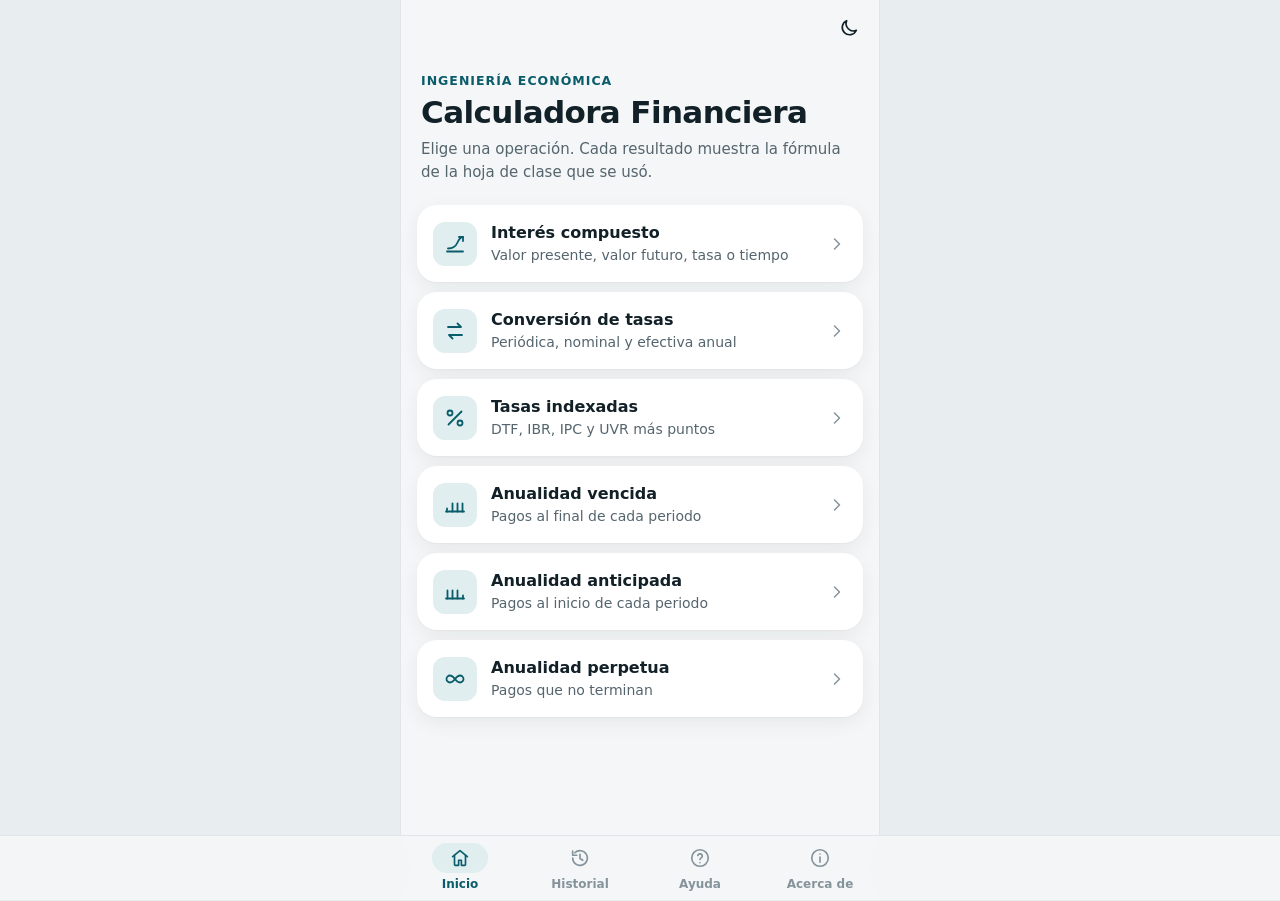
<file: index.html>
<!doctype html>
<html lang="es-CO">
<head>
  <meta charset="utf-8">
  <meta name="viewport" content="width=device-width, initial-scale=1, viewport-fit=cover">
  <meta name="description" content="Calculadora financiera del proyecto de aula de Ingeniería Económica.">
  <meta name="theme-color" content="#f4f6f7">
  <meta name="apple-mobile-web-app-capable" content="yes">
  <meta name="mobile-web-app-capable" content="yes">
  <meta name="apple-mobile-web-app-title" content="Calculadora">
  <title>Calculadora Financiera</title>
  <link rel="icon" href="iconos/icono.svg" type="image/svg+xml">
  <link rel="apple-touch-icon" href="iconos/apple-touch-icon.png">
  <link rel="stylesheet" href="estilos.css">
  <script>
    // Aplica el tema y la preferencia de animaciones antes de pintar, para que no parpadee.
    (() => {
      const raiz = document.documentElement;
      let tema = null;
      let movimiento = "auto";
      try {
        tema = localStorage.getItem("tema");
        movimiento = localStorage.getItem("movimiento") || "auto";
      } catch (e) { /* sin almacenamiento: se usan las preferencias del sistema */ }
      if (tema === "light" || tema === "dark") raiz.dataset.theme = tema;
      // "auto" sigue al sistema; "siempre" y "reducidas" se eligen en "Acerca de".
      const sistemaReduce = matchMedia("(prefers-reduced-motion: reduce)").matches;
      raiz.dataset.movimiento = movimiento === "reducidas" || (movimiento === "auto" && sistemaReduce) ? "reducido" : "completo";
      // App instalable: solo cuando está publicada en internet. Abierta con doble clic (file://),
      // el navegador bloquea el manifiesto y lo muestra como error.
      if (location.protocol === "https:" || location.protocol === "http:") {
        const manifiesto = document.createElement("link");
        manifiesto.rel = "manifest";
        manifiesto.href = "manifest.webmanifest";
        document.head.append(manifiesto);
      }
    })();
  </script>
</head>
<body>
  <!-- Íconos de línea -->
  <svg class="sprite" aria-hidden="true" focusable="false">
    <symbol id="i-atras" viewBox="0 0 24 24"><path d="M15 18l-6-6 6-6"/></symbol>
    <symbol id="i-adelante" viewBox="0 0 24 24"><path d="M9 18l6-6-6-6"/></symbol>
    <symbol id="i-abajo" viewBox="0 0 24 24"><path d="M6 9l6 6 6-6"/></symbol>
    <symbol id="i-luna" viewBox="0 0 24 24"><path d="M20 14.5A8 8 0 0 1 9.5 4a8 8 0 1 0 10.5 10.5z"/></symbol>
    <symbol id="i-sol" viewBox="0 0 24 24"><circle cx="12" cy="12" r="4"/><path d="M12 2.5v2M12 19.5v2M4.6 4.6L6 6M18 18l1.4 1.4M2.5 12h2M19.5 12h2M4.6 19.4L6 18M18 6l1.4-1.4"/></symbol>
    <symbol id="i-inicio" viewBox="0 0 24 24"><path d="M4 10.5L12 4l8 6.5"/><path d="M6 9v10a1 1 0 0 0 1 1h3.5v-5.5h3V20H17a1 1 0 0 0 1-1V9"/></symbol>
    <symbol id="i-ayuda" viewBox="0 0 24 24"><circle cx="12" cy="12" r="9"/><path d="M9.6 9.3a2.5 2.5 0 0 1 4.9.7c0 1.7-2.5 2.2-2.5 3.7"/><path d="M12 17.2h.01"/></symbol>
    <symbol id="i-info" viewBox="0 0 24 24"><circle cx="12" cy="12" r="9"/><path d="M12 11v5.5"/><path d="M12 7.6h.01"/></symbol>
    <symbol id="i-copiar" viewBox="0 0 24 24"><rect x="9" y="9" width="11" height="11" rx="2.5"/><path d="M15 9V6.5A2.5 2.5 0 0 0 12.5 4h-6A2.5 2.5 0 0 0 4 6.5v6A2.5 2.5 0 0 0 6.5 15H9"/></symbol>
    <symbol id="i-listo" viewBox="0 0 24 24"><path d="M5 12.5l4.5 4.5L19 7.5"/></symbol>
    <symbol id="i-repetir" viewBox="0 0 24 24"><path d="M4 12a8 8 0 1 0 2.4-5.7"/><path d="M4 4.5V9h4.5"/></symbol>
    <symbol id="i-reproducir" viewBox="0 0 24 24"><path d="M8 5.5v13l10-6.5z"/></symbol>
    <symbol id="i-flecha" viewBox="0 0 24 24"><path d="M5 12h14M13 6l6 6-6 6"/></symbol>
    <symbol id="i-alerta" viewBox="0 0 24 24"><circle cx="12" cy="12" r="9"/><path d="M12 7.5V13"/><path d="M12 16.5h.01"/></symbol>
    <symbol id="i-flujo" viewBox="0 0 24 24"><path d="M3 12h18"/><path d="M6.5 12v6.5M4.5 16.5l2 2 2-2"/><path d="M17.5 12V5.5M15.5 7.5l2-2 2 2"/></symbol>
    <symbol id="i-barras" viewBox="0 0 24 24"><path d="M4 19.5h16"/><path d="M7.5 16v-3.5M12 16v-6M16.5 16V7"/></symbol>
    <symbol id="i-area" viewBox="0 0 24 24"><path d="M4 19.5h16"/><path d="M5 16c4.5 0 8-1.5 10.5-4.5S18.5 7 19.5 6.5V16z" fill="currentColor" fill-opacity=".2"/></symbol>
    <symbol id="i-compuesto" viewBox="0 0 24 24"><path d="M4 19.5h16"/><path d="M5 16.5c5 0 8-2.5 9.5-6S18 5 20 5"/><path d="M16 5h4v4"/></symbol>
    <symbol id="i-conversion" viewBox="0 0 24 24"><path d="M5 8h13l-3.5-3.5"/><path d="M19 16H6l3.5 3.5"/></symbol>
    <symbol id="i-indexadas" viewBox="0 0 24 24"><path d="M18.5 5.5l-13 13"/><circle cx="7" cy="7" r="2.5"/><circle cx="17" cy="17" r="2.5"/></symbol>
    <symbol id="i-vencida" viewBox="0 0 24 24"><path d="M3 18.5h18"/><path d="M4 15.5v3"/><path d="M9.5 18.5v-8M14.5 18.5v-8M19.5 18.5v-8"/></symbol>
    <symbol id="i-anticipada" viewBox="0 0 24 24"><path d="M3 18.5h18"/><path d="M20 15.5v3"/><path d="M4.5 18.5v-8M9.5 18.5v-8M14.5 18.5v-8"/></symbol>
    <symbol id="i-perpetua" viewBox="0 0 24 24"><path d="M12 12c-1.8-2.3-3.3-3.5-5-3.5a3.5 3.5 0 0 0 0 7c1.7 0 3.2-1.2 5-3.5zm0 0c1.8 2.3 3.3 3.5 5 3.5a3.5 3.5 0 0 0 0-7c-1.7 0-3.2 1.2-5 3.5z"/></symbol>
    <symbol id="i-historial" viewBox="0 0 24 24"><path d="M4 12a8 8 0 1 0 2.4-5.7"/><path d="M4 4.5V9h4.5"/><path d="M12 8v4.5l3 2"/></symbol>
    <symbol id="i-ajustes" viewBox="0 0 24 24"><path d="M4 7.5h9M18 7.5h2M4 16.5h3M11 16.5h9"/><circle cx="15.5" cy="7.5" r="2.5"/><circle cx="8.5" cy="16.5" r="2.5"/></symbol>
    <symbol id="i-compartir" viewBox="0 0 24 24"><path d="M12 3.5v11M8 7.5l4-4 4 4"/><path d="M8.5 10.5H7a2 2 0 0 0-2 2V19a2 2 0 0 0 2 2h10a2 2 0 0 0 2-2v-6.5a2 2 0 0 0-2-2h-1.5"/></symbol>
    <symbol id="i-agregar" viewBox="0 0 24 24"><rect x="4" y="4" width="16" height="16" rx="4"/><path d="M12 8.5v7M8.5 12h7"/></symbol>
    <symbol id="i-instalar" viewBox="0 0 24 24"><path d="M12 4v10.5M7.5 10l4.5 4.5 4.5-4.5"/><path d="M5 15.5V18a2 2 0 0 0 2 2h10a2 2 0 0 0 2-2v-2.5"/></symbol>
    <symbol id="i-cerrar" viewBox="0 0 24 24"><path d="M7 7l10 10M17 7L7 17"/></symbol>
  </svg>

  <div class="app">
    <header class="barra-superior" id="barra-superior">
      <button class="boton-icono" id="volver" type="button" aria-label="Volver al inicio">
        <svg class="icono" width="24" height="24"><use href="#i-atras"/></svg>
      </button>
      <p class="barra-superior__titulo" id="titulo-barra">Calculadora Financiera</p>
      <button class="boton-icono" id="cambiar-tema" type="button" aria-label="Cambiar a modo oscuro">
        <svg class="icono" width="22" height="22"><use id="icono-tema" href="#i-luna"/></svg>
      </button>
    </header>

    <main>
      <!-- ===================== Inicio ===================== -->
      <section class="pantalla" id="pantalla-inicio" aria-labelledby="titulo-inicio">
        <div class="portada" id="portada">
          <p class="antetitulo">Ingeniería Económica</p>
          <h1 class="portada__titulo" id="titulo-inicio" data-titulo-grande>Calculadora Financiera</h1>
          <p class="portada__texto">Elige una operación. Cada resultado muestra la fórmula de la hoja de clase que se usó.</p>
        </div>

        <div class="aviso" id="aviso-movimiento" role="note" hidden>
          <p>Tu equipo tiene desactivados los efectos de animación, así que la app solo muestra fundidos suaves.</p>
          <div class="aviso__acciones">
            <button class="boton boton--chico boton--primario" id="activar-animaciones" type="button">Ver animaciones</button>
            <button class="boton boton--chico" id="descartar-aviso" type="button">Así está bien</button>
          </div>
        </div>

        <div class="aviso" id="aviso-instalar" role="note" hidden>
          <p><strong>Instala la calculadora.</strong> Ábrela desde la pantalla de inicio, como cualquier app, y úsala también sin internet.</p>
          <div class="aviso__acciones">
            <button class="boton boton--chico boton--primario" id="instalar-desde-inicio" type="button">
              <svg class="icono" width="18" height="18" aria-hidden="true"><use href="#i-instalar"/></svg>
              Instalar
            </button>
            <button class="boton boton--chico" id="descartar-instalar" type="button">Ahora no</button>
          </div>
        </div>

        <!-- En iPhone y iPad no hay botón "Instalar": se explica cómo agregarla a la pantalla de inicio. -->
        <div class="aviso" id="aviso-iphone" role="note" hidden>
          <p><strong>Instala la calculadora en tu iPhone.</strong> Quedará en la pantalla de inicio, como cualquier app, y funcionará también sin internet.</p>
          <ol class="pasos-iphone">
            <li>Toca <span class="icono-en-linea"><svg class="icono" width="18" height="18" aria-hidden="true"><use href="#i-compartir"/></svg></span> <strong>Compartir</strong>, en la barra del navegador (en algunos iPhone está dentro del menú <strong>⋯</strong>).</li>
            <li>Elige <span class="icono-en-linea"><svg class="icono" width="18" height="18" aria-hidden="true"><use href="#i-agregar"/></svg></span> <strong>Agregar a inicio</strong>. Si no lo ves, desliza hacia arriba en ese menú.</li>
            <li>Toca <strong>Agregar</strong>.</li>
          </ol>
          <div class="aviso__acciones">
            <button class="boton boton--chico boton--primario" id="descartar-iphone" type="button">Entendido</button>
          </div>
        </div>

        <ul class="modulos" id="modulos">
          <li style="--i: 0">
            <a class="modulo" href="#interes-compuesto">
              <span class="modulo__icono vt-icono-compuesto"><svg class="icono" width="24" height="24"><use href="#i-compuesto"/></svg></span>
              <span class="modulo__texto">
                <span class="modulo__nombre vt-titulo-compuesto">Interés compuesto</span>
                <span class="modulo__desc">Valor presente, valor futuro, tasa o tiempo</span>
              </span>
              <svg class="icono modulo__flecha" width="20" height="20"><use href="#i-adelante"/></svg>
            </a>
          </li>
          <li style="--i: 1">
            <a class="modulo" href="#conversion-tasas">
              <span class="modulo__icono vt" style="view-transition-name: icono-conversion"><svg class="icono" width="24" height="24"><use href="#i-conversion"/></svg></span>
              <span class="modulo__texto">
                <span class="modulo__nombre vt" style="view-transition-name: titulo-conversion">Conversión de tasas</span>
                <span class="modulo__desc">Periódica, nominal y efectiva anual</span>
              </span>
              <svg class="icono modulo__flecha" width="20" height="20"><use href="#i-adelante"/></svg>
            </a>
          </li>
          <li style="--i: 2">
            <a class="modulo" href="#tasas-indexadas">
              <span class="modulo__icono vt" style="view-transition-name: icono-indexadas"><svg class="icono" width="24" height="24"><use href="#i-indexadas"/></svg></span>
              <span class="modulo__texto">
                <span class="modulo__nombre vt" style="view-transition-name: titulo-indexadas">Tasas indexadas</span>
                <span class="modulo__desc">DTF, IBR, IPC y UVR más puntos</span>
              </span>
              <svg class="icono modulo__flecha" width="20" height="20"><use href="#i-adelante"/></svg>
            </a>
          </li>
          <li style="--i: 3">
            <a class="modulo" href="#anualidad-vencida">
              <span class="modulo__icono vt" style="view-transition-name: icono-vencida"><svg class="icono" width="24" height="24"><use href="#i-vencida"/></svg></span>
              <span class="modulo__texto">
                <span class="modulo__nombre vt" style="view-transition-name: titulo-vencida">Anualidad vencida</span>
                <span class="modulo__desc">Pagos al final de cada periodo</span>
              </span>
              <svg class="icono modulo__flecha" width="20" height="20"><use href="#i-adelante"/></svg>
            </a>
          </li>
          <li style="--i: 4">
            <a class="modulo" href="#anualidad-anticipada">
              <span class="modulo__icono vt" style="view-transition-name: icono-anticipada"><svg class="icono" width="24" height="24"><use href="#i-anticipada"/></svg></span>
              <span class="modulo__texto">
                <span class="modulo__nombre vt" style="view-transition-name: titulo-anticipada">Anualidad anticipada</span>
                <span class="modulo__desc">Pagos al inicio de cada periodo</span>
              </span>
              <svg class="icono modulo__flecha" width="20" height="20"><use href="#i-adelante"/></svg>
            </a>
          </li>
          <li style="--i: 5">
            <a class="modulo" href="#anualidad-perpetua">
              <span class="modulo__icono vt" style="view-transition-name: icono-perpetua"><svg class="icono" width="24" height="24"><use href="#i-perpetua"/></svg></span>
              <span class="modulo__texto">
                <span class="modulo__nombre vt" style="view-transition-name: titulo-perpetua">Anualidad perpetua</span>
                <span class="modulo__desc">Pagos que no terminan</span>
              </span>
              <svg class="icono modulo__flecha" width="20" height="20"><use href="#i-adelante"/></svg>
            </a>
          </li>
        </ul>
      </section>

      <!-- ===================== Interés compuesto ===================== -->
      <section class="pantalla" id="pantalla-interes-compuesto" aria-labelledby="titulo-compuesto" hidden>
        <div class="encabezado">
          <span class="encabezado__icono vt-icono-compuesto" aria-hidden="true"><svg class="icono" width="26" height="26"><use href="#i-compuesto"/></svg></span>
          <h1 class="encabezado__titulo vt-titulo-compuesto" id="titulo-compuesto" data-titulo-grande>Interés compuesto</h1>
          <p class="encabezado__texto">Relaciona un valor de hoy con uno futuro, ganando interés sobre los intereses.</p>
        </div>

        <form id="form-compuesto" novalidate autocomplete="off">
          <fieldset class="bloque">
            <legend class="bloque__titulo">¿Qué quieres calcular?</legend>
            <div class="segmentado" data-segmentado style="--opciones: 4">
              <span class="segmentado__indicador" aria-hidden="true"></span>
              <label class="segmentado__opcion segmentado__opcion--doble">
                <input type="radio" name="incognita" value="F" checked>
                <span class="segmentado__simbolo">F</span>
                <span class="segmentado__texto">Futuro</span>
              </label>
              <label class="segmentado__opcion segmentado__opcion--doble">
                <input type="radio" name="incognita" value="P">
                <span class="segmentado__simbolo">P</span>
                <span class="segmentado__texto">Presente</span>
              </label>
              <label class="segmentado__opcion segmentado__opcion--doble">
                <input type="radio" name="incognita" value="i">
                <span class="segmentado__simbolo">i</span>
                <span class="segmentado__texto">Tasa</span>
              </label>
              <label class="segmentado__opcion segmentado__opcion--doble">
                <input type="radio" name="incognita" value="n">
                <span class="segmentado__simbolo">n</span>
                <span class="segmentado__texto">Tiempo</span>
              </label>
            </div>
            <button class="enlace" id="cargar-ejemplo" type="button">Cargar un ejemplo</button>
          </fieldset>

          <!-- Valor presente -->
          <div class="plegable" data-campo="P">
            <div class="plegable__interior">
              <div class="campo" id="campo-P">
                <label class="campo__etiqueta" for="entrada-P">Valor presente <span class="campo__simbolo">(P)</span></label>
                <div class="entrada">
                  <span class="entrada__adorno" aria-hidden="true">$</span>
                  <input id="entrada-P" type="text" inputmode="decimal" enterkeyhint="next" placeholder="10000000" aria-describedby="ayuda-P leido-P error-P">
                </div>
                <p class="campo__ayuda" id="ayuda-P">Dinero que tienes o inviertes hoy.</p>
                <p class="campo__leido" id="leido-P"></p>
                <p class="campo__error" id="error-P" aria-live="polite"></p>
              </div>
            </div>
          </div>

          <!-- Valor futuro -->
          <div class="plegable" data-campo="F">
            <div class="plegable__interior">
              <div class="campo" id="campo-F">
                <label class="campo__etiqueta" for="entrada-F">Valor futuro <span class="campo__simbolo">(F)</span></label>
                <div class="entrada">
                  <span class="entrada__adorno" aria-hidden="true">$</span>
                  <input id="entrada-F" type="text" inputmode="decimal" enterkeyhint="next" placeholder="15000000" aria-describedby="ayuda-F leido-F error-F">
                </div>
                <p class="campo__ayuda" id="ayuda-F">Dinero que tendrás o quieres tener al final del plazo.</p>
                <p class="campo__leido" id="leido-F"></p>
                <p class="campo__error" id="error-F" aria-live="polite"></p>
              </div>
            </div>
          </div>

          <!-- Tasa -->
          <div class="plegable" data-campo="tasa">
            <div class="plegable__interior">
              <div class="campo" id="campo-tasa">
                <label class="campo__etiqueta" for="entrada-tasa">Tasa de interés <span class="campo__simbolo">(i)</span></label>
                <div class="entrada">
                  <input id="entrada-tasa" type="text" inputmode="decimal" enterkeyhint="next" placeholder="1,5" aria-describedby="traduccion-tasa error-tasa">
                  <span class="entrada__adorno" aria-hidden="true">%</span>
                </div>

                <div class="opciones-tasa">
                  <div class="opciones-tasa__tipo">
                    <p class="control__etiqueta" id="etiqueta-tipo">Tipo</p>
                    <div class="segmentado segmentado--compacto" data-segmentado style="--opciones: 3" role="radiogroup" aria-labelledby="etiqueta-tipo">
                      <span class="segmentado__indicador" aria-hidden="true"></span>
                      <label class="segmentado__opcion"><input type="radio" name="tipo-tasa" value="periodica" checked>Periódica</label>
                      <label class="segmentado__opcion"><input type="radio" name="tipo-tasa" value="nominal">Nominal</label>
                      <label class="segmentado__opcion"><input type="radio" name="tipo-tasa" value="anual">Efectiva anual</label>
                    </div>
                  </div>
                  <div>
                    <label class="control__etiqueta" for="periodo-tasa" id="etiqueta-periodo">Periodo de la tasa</label>
                    <div class="selector">
                      <select id="periodo-tasa">
                        <option value="52">Semanal</option>
                        <option value="24">Quincenal</option>
                        <option value="12" selected>Mensual</option>
                        <option value="6">Bimestral</option>
                        <option value="4">Trimestral</option>
                        <option value="3">Cuatrimestral</option>
                        <option value="2">Semestral</option>
                        <option value="1">Anual</option>
                      </select>
                      <svg class="icono selector__flecha" width="18" height="18" aria-hidden="true"><use href="#i-abajo"/></svg>
                    </div>
                  </div>
                  <div>
                    <p class="control__etiqueta" id="etiqueta-modalidad">Modalidad</p>
                    <div class="segmentado segmentado--compacto" data-segmentado style="--opciones: 2" role="radiogroup" aria-labelledby="etiqueta-modalidad">
                      <span class="segmentado__indicador" aria-hidden="true"></span>
                      <label class="segmentado__opcion"><input type="radio" name="modalidad-tasa" value="vencida" checked>Vencida</label>
                      <label class="segmentado__opcion"><input type="radio" name="modalidad-tasa" value="anticipada">Anticipada</label>
                    </div>
                  </div>
                </div>

                <p class="campo__traduccion" id="traduccion-tasa">
                  <svg class="icono" width="18" height="18" aria-hidden="true"><use href="#i-flecha"/></svg>
                  <span id="traduccion-texto"></span>
                </p>
                <p class="campo__error" id="error-tasa" aria-live="polite"></p>
              </div>
            </div>
          </div>

          <!-- Tiempo -->
          <div class="campo" id="campo-tiempo">
            <label class="campo__etiqueta" for="entrada-tiempo" id="etiqueta-tiempo">Tiempo <span class="campo__simbolo">(n)</span></label>
            <div class="fila-tiempo" id="fila-tiempo">
              <div class="entrada" id="caja-tiempo">
                <input id="entrada-tiempo" type="text" inputmode="decimal" enterkeyhint="done" placeholder="24" aria-describedby="ayuda-tiempo error-tiempo">
              </div>
              <div class="selector">
                <select id="unidad-tiempo" aria-label="Unidad del tiempo">
                  <option value="12" selected>Meses</option>
                  <option value="6">Bimestres</option>
                  <option value="4">Trimestres</option>
                  <option value="3">Cuatrimestres</option>
                  <option value="2">Semestres</option>
                  <option value="1">Años</option>
                </select>
                <svg class="icono selector__flecha" width="18" height="18" aria-hidden="true"><use href="#i-abajo"/></svg>
              </div>
            </div>
            <p class="campo__ayuda" id="ayuda-tiempo">La tasa se convierte a esta unidad antes de calcular.</p>
            <p class="campo__error" id="error-tiempo" aria-live="polite"></p>
          </div>

          <p class="error-general" id="error-general" role="alert" hidden></p>

          <div class="acciones">
            <button class="boton boton--secundario" id="limpiar" type="button">Limpiar</button>
            <button class="boton boton--primario" type="submit">Calcular</button>
          </div>
        </form>

        <!-- Resultado -->
        <section class="resultado" id="resultado" aria-labelledby="resultado-etiqueta" hidden>
          <p class="resultado__aviso" id="resultado-aviso" hidden>
            <svg class="icono" width="18" height="18" aria-hidden="true"><use href="#i-info"/></svg>
            Cambiaste los datos. Toca Calcular para actualizar el resultado.
          </p>

          <!-- Arriba solo el número: así el diagrama cabe completo debajo, en la misma pantalla -->
          <div class="tarjeta tarjeta--resultado">
            <p class="resultado__etiqueta" id="resultado-etiqueta"></p>
            <p class="resultado__valor" id="resultado-valor"></p>
            <p class="resultado__momento" id="resultado-momento"></p>
          </div>

          <div class="tarjeta grafico" id="tarjeta-grafico">
            <div class="grafico__encabezado">
              <div class="grafico__fila">
                <p class="grafico__titulo" id="titulo-grafico">Flujo de caja</p>
                <!-- Las vistas dependen del módulo: app.js arma las opciones -->
                <div class="segmentado segmentado--mini" id="selector-vista" data-segmentado role="radiogroup" aria-label="Tipo de gráfico"></div>
              </div>
              <p class="grafico__lectura" id="grafico-lectura"></p>
            </div>
            <canvas class="grafico__lienzo" id="grafico-compuesto" role="img" tabindex="0"></canvas>
            <div class="visual" id="visual-html" hidden></div>
            <div class="grafico__leyenda" id="grafico-leyenda"></div>
            <p class="grafico__pista" id="grafico-pista"></p>

            <div class="grafico__acciones" id="grafico-acciones">
              <button class="boton-icono" id="repetir-grafico" type="button" aria-label="Repetir la animación" title="Repetir la animación">
                <svg class="icono" width="20" height="20" aria-hidden="true"><use href="#i-repetir"/></svg>
              </button>
              <div class="grafico__botones">
                <button class="boton boton--suave" id="abrir-ysi" type="button" aria-controls="ysi">
                  <svg class="icono" width="18" height="18" aria-hidden="true"><use href="#i-ajustes"/></svg>
                  ¿Y si…?
                </button>
                <button class="boton boton--suave" id="abrir-explicame" type="button" aria-controls="explicame">
                  <svg class="icono" width="18" height="18" aria-hidden="true"><use href="#i-reproducir"/></svg>
                  Explícame
                </button>
              </div>
            </div>

            <!-- ¿Y si…?: mover la tasa o el tiempo y ver el resultado cambiar en vivo -->
            <div class="ysi" id="ysi" hidden>
              <div class="ysi__cabeza">
                <p class="ysi__titulo">¿Y si…?</p>
                <div class="segmentado segmentado--mini" id="ysi-opciones" data-segmentado style="--opciones: 2" role="radiogroup" aria-label="Qué cambiar">
                  <span class="segmentado__indicador" aria-hidden="true"></span>
                  <label class="segmentado__opcion"><input type="radio" name="ysi-variable" value="tasa" checked>Tasa</label>
                  <label class="segmentado__opcion"><input type="radio" name="ysi-variable" value="tiempo">Tiempo</label>
                </div>
              </div>
              <div class="ysi__fila">
                <label class="ysi__nombre" for="ysi-deslizador" id="ysi-nombre">Tasa</label>
                <output class="ysi__valor" id="ysi-valor" for="ysi-deslizador"></output>
              </div>
              <div class="deslizador">
                <input type="range" id="ysi-deslizador" min="0" max="100" step="1" value="0" aria-describedby="ysi-efecto">
                <span class="deslizador__marca" aria-hidden="true"></span>
              </div>
              <div class="ysi__limites" aria-hidden="true">
                <span id="ysi-minimo"></span>
                <span class="ysi__original">tu cálculo</span>
                <span id="ysi-maximo"></span>
              </div>
              <div class="ysi__comparacion" id="ysi-comparacion" aria-hidden="true"></div>
              <p class="ysi__efecto" id="ysi-efecto"></p>
              <p class="ysi__doble" id="ysi-doble"></p>
              <div class="ysi__acciones">
                <button class="boton boton--chico" id="ysi-volver" type="button">Volver a mi cálculo</button>
                <button class="boton boton--chico boton--primario" id="ysi-listo" type="button">Listo</button>
              </div>
            </div>

            <div class="explicame" id="explicame" hidden>
              <div class="explicame__cabeza">
                <p class="explicame__contador" id="explicame-contador"></p>
                <button class="boton-voz" id="explicame-voz" type="button" aria-pressed="false" hidden>
                  <svg class="icono boton-voz__icono" width="18" height="18" viewBox="0 0 24 24" aria-hidden="true">
                    <path d="M4 9.5h3.2L12 5.6v12.8l-4.8-3.9H4z"/>
                    <path class="boton-voz__onda" d="M15.5 9.2a4 4 0 0 1 0 5.6"/>
                    <path class="boton-voz__onda boton-voz__onda--lejos" d="M18.2 6.6a7.6 7.6 0 0 1 0 10.8"/>
                  </svg>
                  <span id="explicame-voz-texto">Escuchar</span>
                </button>
              </div>
              <div class="explicame__cuerpo" id="explicame-cuerpo" aria-live="polite">
                <p class="explicame__texto" id="explicame-texto"></p>
                <p class="explicame__formula formula" id="explicame-formula" hidden></p>
              </div>
              <div class="explicame__puntos" id="explicame-puntos" aria-hidden="true"></div>
              <div class="explicame__controles">
                <button class="boton boton--chico" id="explicame-anterior" type="button">Anterior</button>
                <button class="boton boton--chico boton--primario" id="explicame-siguiente" type="button">Siguiente</button>
              </div>
              <button class="boton-texto explicame__cerrar" id="explicame-cerrar" type="button">Cerrar la explicación</button>
            </div>
          </div>

          <div class="tarjeta resumen">
            <dl class="resultado__datos" id="resultado-extras"></dl>
            <p class="resultado__interpretacion" id="resultado-interpretacion"></p>
            <div class="resultado__acciones">
              <button class="boton boton--chico" id="nuevo-calculo" type="button">Nuevo cálculo</button>
              <button class="boton boton--chico" id="copiar-resultado" type="button">
                <svg class="icono" width="18" height="18" aria-hidden="true"><use id="icono-copiar" href="#i-copiar"/></svg>
                <span id="texto-copiar">Copiar resultado</span>
              </button>
              <button class="boton boton--chico" id="usar-tasa" type="button" aria-expanded="false" aria-controls="usar-tasa-opciones" hidden>
                <svg class="icono" width="18" height="18" aria-hidden="true"><use href="#i-flecha"/></svg>
                Usar esta tasa
              </button>
            </div>
            <div class="usar-tasa" id="usar-tasa-opciones" hidden>
              <p class="usar-tasa__titulo">¿En qué módulo? La tasa queda escrita con su tipo, periodo y modalidad.</p>
              <div class="usar-tasa__lista" id="usar-tasa-lista"></div>
            </div>
          </div>

          <div class="tarjeta detalle">
            <button class="detalle__boton" id="detalle-boton" type="button" aria-expanded="false" aria-controls="detalle-contenido">
              ¿Cómo se calculó?
              <svg class="icono" width="20" height="20" aria-hidden="true"><use href="#i-abajo"/></svg>
            </button>
            <div class="plegable plegable--cerrado" id="detalle-plegable">
              <div class="plegable__interior" id="detalle-contenido" inert>
                <ol class="pasos" id="detalle-pasos"></ol>
              </div>
            </div>
          </div>
        </section>
      </section>

      <!-- ===================== Conversión de tasas ===================== -->
      <section class="pantalla" id="pantalla-conversion-tasas" aria-labelledby="titulo-conversion" hidden>
        <div class="encabezado">
          <span class="encabezado__icono vt" style="view-transition-name: icono-conversion" aria-hidden="true"><svg class="icono" width="26" height="26"><use href="#i-conversion"/></svg></span>
          <h1 class="encabezado__titulo vt" style="view-transition-name: titulo-conversion" id="titulo-conversion" data-titulo-grande>Conversión de tasas</h1>
          <p class="encabezado__texto">Encuentra la tasa equivalente en otra forma: periódica, nominal o efectiva anual, de otro periodo, vencida o anticipada.</p>
        </div>

        <form id="form-conversion" novalidate autocomplete="off">
          <div class="campo" data-campo="tasa">
            <label class="campo__etiqueta" for="conversion-tasa">Tasa que tienes <span class="campo__simbolo">(i)</span></label>
            <div class="entrada">
              <input id="conversion-tasa" name="tasa" type="text" inputmode="decimal" enterkeyhint="done" placeholder="24">
              <span class="entrada__adorno" aria-hidden="true">%</span>
            </div>
            <div data-tasa="tasa"></div>
            <p class="campo__error" aria-live="polite"></p>
          </div>

          <fieldset class="bloque">
            <legend class="bloque__titulo">Convertir a</legend>
            <div data-tasa="destino"></div>
            <button class="enlace" type="button" data-accion="ejemplo">Cargar un ejemplo</button>
          </fieldset>

          <p class="error-general" role="alert" hidden></p>
          <div class="acciones">
            <button class="boton boton--secundario" type="button" data-accion="limpiar">Limpiar</button>
            <button class="boton boton--primario" type="submit">Calcular</button>
          </div>
        </form>
      </section>

      <!-- ===================== Tasas indexadas ===================== -->
      <section class="pantalla" id="pantalla-tasas-indexadas" aria-labelledby="titulo-indexadas" hidden>
        <div class="encabezado">
          <span class="encabezado__icono vt" style="view-transition-name: icono-indexadas" aria-hidden="true"><svg class="icono" width="26" height="26"><use href="#i-indexadas"/></svg></span>
          <h1 class="encabezado__titulo vt" style="view-transition-name: titulo-indexadas" id="titulo-indexadas" data-titulo-grande>Tasas indexadas</h1>
          <p class="encabezado__texto">Arma la tasa de un índice más sus puntos: la DTF y el IBR se suman (4.2); el IPC y la UVR se combinan (4.1).</p>
        </div>

        <form id="form-indexadas" novalidate autocomplete="off">
          <fieldset class="bloque">
            <legend class="bloque__titulo">¿Qué índice?</legend>
            <div class="segmentado" data-segmentado style="--opciones: 4" role="radiogroup" aria-label="Índice">
              <span class="segmentado__indicador" aria-hidden="true"></span>
              <label class="segmentado__opcion"><input type="radio" name="indice" value="DTF" checked>DTF</label>
              <label class="segmentado__opcion"><input type="radio" name="indice" value="IBR">IBR</label>
              <label class="segmentado__opcion"><input type="radio" name="indice" value="IPC">IPC</label>
              <label class="segmentado__opcion"><input type="radio" name="indice" value="UVR">UVR</label>
            </div>
            <p class="campo__ayuda nota-indice" data-nota-indice></p>
            <button class="enlace" type="button" data-accion="ejemplo">Cargar un ejemplo</button>
          </fieldset>

          <div class="plegable" data-para="DTF IBR IPC UVR">
            <div class="plegable__interior">
              <div class="campo" data-campo="valor-indice">
                <label class="campo__etiqueta" for="indexadas-indice" data-etiqueta-indice>DTF</label>
                <div class="entrada">
                  <input id="indexadas-indice" name="valor-indice" type="text" inputmode="decimal" enterkeyhint="next" placeholder="9,25">
                  <span class="entrada__adorno" aria-hidden="true">%</span>
                </div>
                <div data-tasa="indice"></div>
                <p class="campo__error" aria-live="polite"></p>
              </div>
            </div>
          </div>

          <div class="plegable" data-para="DTF IBR IPC UVR">
            <div class="plegable__interior">
              <div class="campo" data-campo="puntos">
                <label class="campo__etiqueta" for="indexadas-puntos">Puntos (spread)</label>
                <div class="entrada">
                  <input id="indexadas-puntos" name="puntos" type="text" inputmode="decimal" enterkeyhint="done" placeholder="3">
                  <span class="entrada__adorno" aria-hidden="true">%</span>
                </div>
                <p class="campo__ayuda" data-ayuda-puntos></p>
                <div data-tasa="puntos"></div>
                <p class="campo__error" aria-live="polite"></p>
              </div>
              <div class="campo">
                <label class="campo__etiqueta" for="indexadas-convertir">Convertir también a</label>
                <div class="selector">
                  <select id="indexadas-convertir" name="convertir">
                    <option value="52">Periódica semanal</option>
                    <option value="24">Periódica quincenal</option>
                    <option value="12" selected>Periódica mensual</option>
                    <option value="6">Periódica bimestral</option>
                    <option value="4">Periódica trimestral</option>
                    <option value="3">Periódica cuatrimestral</option>
                    <option value="2">Periódica semestral</option>
                    <option value="1">Solo efectiva anual</option>
                  </select>
                  <svg class="icono selector__flecha" width="18" height="18" aria-hidden="true"><use href="#i-abajo"/></svg>
                </div>
              </div>
            </div>
          </div>

          <p class="error-general" role="alert" hidden></p>
          <div class="acciones">
            <button class="boton boton--secundario" type="button" data-accion="limpiar">Limpiar</button>
            <button class="boton boton--primario" type="submit">Calcular</button>
          </div>
        </form>
      </section>

      <!-- ===================== Anualidad vencida y anticipada (una pantalla, dos rutas) ===================== -->
      <section class="pantalla" id="pantalla-anualidad" aria-labelledby="titulo-anualidad" hidden>
        <div class="encabezado">
          <span class="encabezado__icono vt" id="icono-anualidad" aria-hidden="true"><svg class="icono" width="26" height="26"><use id="icono-anualidad-uso" href="#i-vencida"/></svg></span>
          <h1 class="encabezado__titulo vt" id="titulo-anualidad" data-titulo-grande>Anualidad vencida</h1>
          <p class="encabezado__texto" id="texto-anualidad">Pagos iguales al final de cada periodo.</p>
        </div>

        <form id="form-anualidad" novalidate autocomplete="off">
          <fieldset class="bloque">
            <legend class="bloque__titulo">¿Qué quieres calcular?</legend>
            <div class="segmentado" data-segmentado style="--opciones: 5">
              <span class="segmentado__indicador" aria-hidden="true"></span>
              <label class="segmentado__opcion segmentado__opcion--doble"><input type="radio" name="incognita" value="P" checked><span class="segmentado__simbolo">P</span><span class="segmentado__texto">Presente</span></label>
              <label class="segmentado__opcion segmentado__opcion--doble"><input type="radio" name="incognita" value="F"><span class="segmentado__simbolo">F</span><span class="segmentado__texto">Futuro</span></label>
              <label class="segmentado__opcion segmentado__opcion--doble"><input type="radio" name="incognita" value="A"><span class="segmentado__simbolo">A</span><span class="segmentado__texto">Cuota</span></label>
              <label class="segmentado__opcion segmentado__opcion--doble"><input type="radio" name="incognita" value="n"><span class="segmentado__simbolo">n</span><span class="segmentado__texto">Pagos</span></label>
              <label class="segmentado__opcion segmentado__opcion--doble"><input type="radio" name="incognita" value="i"><span class="segmentado__simbolo">i</span><span class="segmentado__texto">Tasa</span></label>
            </div>
            <button class="enlace" type="button" data-accion="ejemplo">Cargar un ejemplo</button>
          </fieldset>

          <div class="plegable" data-para="A n i">
            <div class="plegable__interior">
              <div class="campo">
                <p class="control__etiqueta" id="anualidad-etiqueta-desde">¿Qué valor conoces?</p>
                <div class="segmentado segmentado--compacto" data-segmentado style="--opciones: 2" role="radiogroup" aria-labelledby="anualidad-etiqueta-desde">
                  <span class="segmentado__indicador" aria-hidden="true"></span>
                  <label class="segmentado__opcion"><input type="radio" name="desde" value="P" checked>Valor presente (P)</label>
                  <label class="segmentado__opcion"><input type="radio" name="desde" value="F">Valor futuro (F)</label>
                </div>
              </div>
            </div>
          </div>

          <div class="plegable" data-para="A-P n-P i-P">
            <div class="plegable__interior">
              <div class="campo" data-campo="P">
                <label class="campo__etiqueta" for="anualidad-P">Valor presente <span class="campo__simbolo">(P)</span></label>
                <div class="entrada">
                  <span class="entrada__adorno" aria-hidden="true">$</span>
                  <input id="anualidad-P" name="P" type="text" inputmode="decimal" enterkeyhint="next" placeholder="20000000">
                </div>
                <p class="campo__ayuda">Lo que valen hoy todos los pagos: un préstamo, por ejemplo.</p>
                <p class="campo__leido"></p>
                <p class="campo__error" aria-live="polite"></p>
              </div>
            </div>
          </div>

          <div class="plegable" data-para="A-F n-F i-F">
            <div class="plegable__interior">
              <div class="campo" data-campo="F">
                <label class="campo__etiqueta" for="anualidad-F">Valor futuro <span class="campo__simbolo">(F)</span></label>
                <div class="entrada">
                  <span class="entrada__adorno" aria-hidden="true">$</span>
                  <input id="anualidad-F" name="F" type="text" inputmode="decimal" enterkeyhint="next" placeholder="13171577,56">
                </div>
                <p class="campo__ayuda">Lo que se reúne al final con todos los pagos: un ahorro, por ejemplo.</p>
                <p class="campo__leido"></p>
                <p class="campo__error" aria-live="polite"></p>
              </div>
            </div>
          </div>

          <div class="plegable" data-para="P F n i">
            <div class="plegable__interior">
              <div class="campo" data-campo="A">
                <label class="campo__etiqueta" for="anualidad-A">Cuota de cada periodo <span class="campo__simbolo">(A)</span></label>
                <div class="entrada">
                  <span class="entrada__adorno" aria-hidden="true">$</span>
                  <input id="anualidad-A" name="A" type="text" inputmode="decimal" enterkeyhint="next" placeholder="687444,55">
                </div>
                <p class="campo__leido"></p>
                <p class="campo__error" aria-live="polite"></p>
              </div>
            </div>
          </div>

          <div class="plegable" data-para="P F A n">
            <div class="plegable__interior">
              <div class="campo" data-campo="tasa">
                <label class="campo__etiqueta" for="anualidad-tasa">Tasa de interés <span class="campo__simbolo">(i)</span></label>
                <div class="entrada">
                  <input id="anualidad-tasa" name="tasa" type="text" inputmode="decimal" enterkeyhint="next" placeholder="1,2">
                  <span class="entrada__adorno" aria-hidden="true">%</span>
                </div>
                <div data-tasa="tasa"></div>
                <p class="campo__traduccion" data-traduccion="tasa"><svg class="icono" width="18" height="18" aria-hidden="true"><use href="#i-flecha"/></svg><span></span></p>
                <p class="campo__error" aria-live="polite"></p>
              </div>
            </div>
          </div>

          <div class="plegable" data-para="P F A i">
            <div class="plegable__interior">
              <div class="campo" data-campo="n">
                <label class="campo__etiqueta" for="anualidad-n">Número de pagos <span class="campo__simbolo">(n)</span></label>
                <div class="entrada">
                  <input id="anualidad-n" name="n" type="text" inputmode="decimal" enterkeyhint="done" placeholder="36">
                </div>
                <p class="campo__error" aria-live="polite"></p>
              </div>
            </div>
          </div>

          <div class="campo">
            <label class="campo__etiqueta" for="anualidad-periodo">¿Cada cuánto es un pago?</label>
            <div class="selector">
              <select id="anualidad-periodo" name="periodo-pagos">
                <option value="12" selected>Cada mes</option>
                <option value="6">Cada bimestre</option>
                <option value="4">Cada trimestre</option>
                <option value="3">Cada cuatrimestre</option>
                <option value="2">Cada semestre</option>
                <option value="1">Cada año</option>
              </select>
              <svg class="icono selector__flecha" width="18" height="18" aria-hidden="true"><use href="#i-abajo"/></svg>
            </div>
            <p class="campo__ayuda">La tasa se convierte a este periodo antes de calcular.</p>
          </div>

          <p class="error-general" role="alert" hidden></p>
          <div class="acciones">
            <button class="boton boton--secundario" type="button" data-accion="limpiar">Limpiar</button>
            <button class="boton boton--primario" type="submit">Calcular</button>
          </div>
        </form>
      </section>

      <!-- ===================== Anualidad perpetua ===================== -->
      <section class="pantalla" id="pantalla-anualidad-perpetua" aria-labelledby="titulo-perpetua" hidden>
        <div class="encabezado">
          <span class="encabezado__icono vt" style="view-transition-name: icono-perpetua" aria-hidden="true"><svg class="icono" width="26" height="26"><use href="#i-perpetua"/></svg></span>
          <h1 class="encabezado__titulo vt" style="view-transition-name: titulo-perpetua" id="titulo-perpetua" data-titulo-grande>Anualidad perpetua</h1>
          <p class="encabezado__texto">Pagos iguales que no terminan, el primero al final del periodo 1. Solo tiene valor presente.</p>
        </div>

        <form id="form-perpetua" novalidate autocomplete="off">
          <fieldset class="bloque">
            <legend class="bloque__titulo">¿Qué quieres calcular?</legend>
            <div class="segmentado" data-segmentado style="--opciones: 2">
              <span class="segmentado__indicador" aria-hidden="true"></span>
              <label class="segmentado__opcion segmentado__opcion--doble"><input type="radio" name="incognita" value="P" checked><span class="segmentado__simbolo">P</span><span class="segmentado__texto">Capital requerido</span></label>
              <label class="segmentado__opcion segmentado__opcion--doble"><input type="radio" name="incognita" value="A"><span class="segmentado__simbolo">A</span><span class="segmentado__texto">Pago sostenible</span></label>
            </div>
            <button class="enlace" type="button" data-accion="ejemplo">Cargar un ejemplo</button>
          </fieldset>

          <div class="plegable" data-para="P">
            <div class="plegable__interior">
              <div class="campo" data-campo="A">
                <label class="campo__etiqueta" for="perpetua-A">Pago de cada periodo <span class="campo__simbolo">(A)</span></label>
                <div class="entrada">
                  <span class="entrada__adorno" aria-hidden="true">$</span>
                  <input id="perpetua-A" name="A" type="text" inputmode="decimal" enterkeyhint="next" placeholder="5000000">
                </div>
                <p class="campo__leido"></p>
                <p class="campo__error" aria-live="polite"></p>
              </div>
            </div>
          </div>

          <div class="plegable" data-para="A">
            <div class="plegable__interior">
              <div class="campo" data-campo="P">
                <label class="campo__etiqueta" for="perpetua-P">Capital disponible <span class="campo__simbolo">(P)</span></label>
                <div class="entrada">
                  <span class="entrada__adorno" aria-hidden="true">$</span>
                  <input id="perpetua-P" name="P" type="text" inputmode="decimal" enterkeyhint="next" placeholder="300000000">
                </div>
                <p class="campo__leido"></p>
                <p class="campo__error" aria-live="polite"></p>
              </div>
            </div>
          </div>

          <div class="campo" data-campo="tasa">
            <label class="campo__etiqueta" for="perpetua-tasa">Tasa de interés <span class="campo__simbolo">(i)</span></label>
            <div class="entrada">
              <input id="perpetua-tasa" name="tasa" type="text" inputmode="decimal" enterkeyhint="next" placeholder="10">
              <span class="entrada__adorno" aria-hidden="true">%</span>
            </div>
            <div data-tasa="tasa"></div>
            <p class="campo__traduccion" data-traduccion="tasa"><svg class="icono" width="18" height="18" aria-hidden="true"><use href="#i-flecha"/></svg><span></span></p>
            <p class="campo__error" aria-live="polite"></p>
          </div>

          <div class="campo">
            <label class="campo__etiqueta" for="perpetua-periodo">¿Cada cuánto es un pago?</label>
            <div class="selector">
              <select id="perpetua-periodo" name="periodo-pagos">
                <option value="12" selected>Cada mes</option>
                <option value="6">Cada bimestre</option>
                <option value="4">Cada trimestre</option>
                <option value="3">Cada cuatrimestre</option>
                <option value="2">Cada semestre</option>
                <option value="1">Cada año</option>
              </select>
              <svg class="icono selector__flecha" width="18" height="18" aria-hidden="true"><use href="#i-abajo"/></svg>
            </div>
            <p class="campo__ayuda">La fórmula usa la tasa del periodo de pago (la periódica, o la efectiva anual si los pagos son anuales): se convierte antes de calcular.</p>
          </div>

          <p class="error-general" role="alert" hidden></p>
          <div class="acciones">
            <button class="boton boton--secundario" type="button" data-accion="limpiar">Limpiar</button>
            <button class="boton boton--primario" type="submit">Calcular</button>
          </div>
        </form>
      </section>

      <!-- Controles de una tasa (tipo, periodo y modalidad): formularios.js los copia donde haya data-tasa -->
      <template id="plantilla-tasa">
        <div class="opciones-tasa">
          <div class="opciones-tasa__tipo">
            <p class="control__etiqueta" data-id="etiqueta-tipo">Tipo</p>
            <div class="segmentado segmentado--compacto" data-segmentado style="--opciones: 3" role="radiogroup" data-etiquetado="etiqueta-tipo">
              <span class="segmentado__indicador" aria-hidden="true"></span>
              <label class="segmentado__opcion"><input type="radio" data-nombre="tipo" value="periodica" checked>Periódica</label>
              <label class="segmentado__opcion"><input type="radio" data-nombre="tipo" value="nominal">Nominal</label>
              <label class="segmentado__opcion"><input type="radio" data-nombre="tipo" value="anual">Efectiva anual</label>
            </div>
          </div>
          <div>
            <label class="control__etiqueta" data-para-selector>Periodo de la tasa</label>
            <div class="selector">
              <select data-nombre="periodo">
                <option value="52">Semanal</option>
                <option value="24">Quincenal</option>
                <option value="12" selected>Mensual</option>
                <option value="6">Bimestral</option>
                <option value="4">Trimestral</option>
                <option value="3">Cuatrimestral</option>
                <option value="2">Semestral</option>
                <option value="1">Anual</option>
              </select>
              <svg class="icono selector__flecha" width="18" height="18" aria-hidden="true"><use href="#i-abajo"/></svg>
            </div>
          </div>
          <div>
            <p class="control__etiqueta" data-id="etiqueta-modalidad">Modalidad</p>
            <div class="segmentado segmentado--compacto" data-segmentado style="--opciones: 2" role="radiogroup" data-etiquetado="etiqueta-modalidad">
              <span class="segmentado__indicador" aria-hidden="true"></span>
              <label class="segmentado__opcion"><input type="radio" data-nombre="modalidad" value="vencida" checked>Vencida</label>
              <label class="segmentado__opcion"><input type="radio" data-nombre="modalidad" value="anticipada">Anticipada</label>
            </div>
          </div>
        </div>
      </template>

      <!-- ===================== Historial ===================== -->
      <section class="pantalla" id="pantalla-historial" aria-labelledby="titulo-historial" hidden>
        <div class="encabezado">
          <h1 class="encabezado__titulo" id="titulo-historial" data-titulo-grande>Historial</h1>
          <p class="encabezado__texto">Tus últimos cálculos en este dispositivo. Toca uno para volver a verlo.</p>
        </div>

        <ul class="historial" id="historial-lista"></ul>

        <div class="vacio" id="historial-vacio" hidden>
          <span class="vacio__icono" aria-hidden="true"><svg class="icono" width="26" height="26"><use href="#i-historial"/></svg></span>
          <p class="vacio__titulo">Aún no hay cálculos</p>
          <p class="vacio__texto">Cada resultado que calcules quedará aquí para volver a verlo con un toque.</p>
          <a class="boton boton--chico boton--primario" href="#interes-compuesto">Ir a interés compuesto</a>
        </div>

        <button class="boton-texto historial__borrar" id="historial-borrar" type="button" hidden>Borrar el historial</button>
      </section>

      <!-- ===================== Ayuda ===================== -->
      <section class="pantalla" id="pantalla-ayuda" aria-labelledby="titulo-ayuda" hidden>
        <div class="encabezado">
          <h1 class="encabezado__titulo" id="titulo-ayuda" data-titulo-grande>Ayuda</h1>
          <p class="encabezado__texto">Cómo usar la calculadora y qué significa cada término.</p>
        </div>

        <article class="tarjeta texto">
          <h2>Cómo usar la calculadora</h2>
          <ol class="manual">
            <li><strong>Elige el módulo</strong> en Inicio: interés compuesto, conversión de tasas, tasas indexadas o una anualidad (vencida, anticipada o perpetua).</li>
            <li><strong>Elige qué calcular</strong> arriba del formulario. Solo aparecen los datos que hacen falta para esa incógnita.</li>
            <li><strong>Escribe los datos</strong> con su unidad: la tasa con su tipo (periódica, nominal o efectiva anual), su periodo y si es vencida o anticipada; el tiempo o los pagos con su periodicidad. La app convierte la tasa al periodo que toca y te muestra la conversión.</li>
            <li><strong>Toca Calcular.</strong> Verás el resultado con su unidad y su momento en el tiempo, el gráfico y los datos extra con su interpretación.</li>
            <li><strong>Revisa cómo se calculó:</strong> en "¿Cómo se calculó?" están los datos, las conversiones y la fórmula de la hoja con su número y con los números reemplazados. "Explícame" lo recorre paso a paso.</li>
            <li><strong>Sigue trabajando:</strong> "¿Y si…?" mueve un dato y muestra el efecto; "Usar esta tasa" lleva una tasa calculada a otro módulo; "Copiar resultado" la copia con su fórmula; el historial guarda tus cálculos.</li>
          </ol>
          <p>Si un dato no tiene sentido financiero (una tasa anticipada de 100 % o más, una cuota que no alcanza a cubrir los intereses, un número de pagos que no es entero…), la app no calcula y te dice por qué.</p>
          <a class="boton boton--chico" href="#validacion">Ver los ejercicios de validación</a>
        </article>

        <article class="tarjeta texto">
          <h2>Interés compuesto</h2>
          <p><strong>Cuándo usarlo:</strong> cuando un valor de hoy y uno futuro se relacionan con una tasa que capitaliza, como una inversión, un CDT o una deuda sin cuotas.</p>
          <p><strong>Qué datos necesitas:</strong> tres de estos cuatro: valor presente (P), valor futuro (F), tasa (i) y tiempo (n). La app calcula el que falta.</p>
        </article>

        <article class="tarjeta texto">
          <h2>Conversión de tasas</h2>
          <p><strong>Cuándo usarla:</strong> para comparar tasas que vienen en formas distintas, o para tener la tasa en la forma que pide un ejercicio.</p>
          <p><strong>Qué datos necesitas:</strong> la tasa que tienes (valor, tipo, periodo y modalidad) y la forma a la que quieres llevarla. La app pasa por la efectiva anual y muestra cada paso con su fórmula (1.1 a 1.6, 3.1 y 3.2).</p>
          <p><strong>Los tres tipos de la hoja:</strong> periódica (<var>i</var><sub>p</sub>, la de cada periodo: 1,50 % mensual), nominal (<var>i</var><sub>n</sub>, anual y repartida entre los <var>m</var> periodos: 18,00 % nominal mes vencido) y efectiva anual (<var>i</var><sub>ea</sub>). Por ejemplo, para pasar una nominal a periódica o a efectiva anual, elige "Nominal" en la tasa que tienes y "Periódica" o "Efectiva anual" en "Convertir a".</p>
        </article>

        <article class="tarjeta texto">
          <h2>Tasas indexadas</h2>
          <p><strong>DTF e IBR:</strong> el índice y los puntos se suman (4.2), pero solo si están en la misma forma; la app convierte antes si hace falta.</p>
          <p><strong>IPC y UVR:</strong> el índice y los puntos se combinan (4.1): (1 + índice) · (1 + puntos) − 1. Con la UVR se usa su variación anual, como el IPC.</p>
          <p>Los valores de los índices los escribes tú: la app no los consulta en internet.</p>
        </article>

        <article class="tarjeta texto">
          <h2>Anualidades</h2>
          <p><strong>Vencida:</strong> pagos iguales al final de cada periodo (fórmulas 5.1 a 5.3). <strong>Anticipada:</strong> al inicio, el primero hoy (6.1 a 6.3).</p>
          <p><strong>Qué datos necesitas:</strong> elige qué calcular (P, F, A, n o i) y, para A, n e i, si conoces el valor presente o el futuro. La tasa se convierte al periodo de los pagos.</p>
          <p>La tasa de una anualidad no tiene despeje en la hoja: la app la busca con un método numérico (bisección) y lo indica.</p>
        </article>

        <article class="tarjeta texto">
          <h2>Anualidad perpetua</h2>
          <p>Pagos iguales que no terminan, el primero al final del periodo 1. <strong>Capital requerido:</strong> P = A / i. <strong>Pago sostenible:</strong> A = P · i. La tasa debe ser la del periodo de pago.</p>
        </article>

        <article class="tarjeta texto">
          <h2>Cómo escribir los números</h2>
          <ul>
            <li>Sin puntos de miles: <span class="ejemplo">1500000,50</span></li>
            <li>Coma o punto para los decimales: <span class="ejemplo">1,5</span> o <span class="ejemplo">1.5</span></li>
            <li>Debajo de cada valor en pesos verás cómo lo leyó la app.</li>
          </ul>
        </article>

        <article class="tarjeta texto">
          <h2>La tasa y el tiempo</h2>
          <p>Indica cómo está expresada la tasa: periódica, nominal o efectiva anual, su periodo (en la nominal, la capitalización) y si es vencida o anticipada. Antes de calcular, la app la convierte a la unidad del tiempo y te muestra la conversión con su número de fórmula.</p>
        </article>

        <article class="tarjeta texto">
          <h2>Debajo del gráfico</h2>
          <ul>
            <li><strong>Explícame:</strong> recorre el resultado paso a paso. Con <strong>Escuchar</strong>, la app te lo explica en voz alta y avanza sola.</li>
            <li><strong>¿Y si…?:</strong> mueve la tasa o el tiempo y mira cómo cambian el resultado y el gráfico. Compara con tu cálculo para ver el efecto exponencial.</li>
            <li><strong>Historial:</strong> tus últimos cálculos quedan guardados en este dispositivo; toca uno para volver a verlo.</li>
          </ul>
        </article>

        <h2 class="titulo-seccion">Glosario</h2>
        <dl class="glosario">
          <div class="glosario__item"><dt>Tasa periódica (<var>i</var><sub>p</sub>)</dt><dd>Interés que realmente se gana en un periodo: mensual, trimestral, semestral… Ej.: 1,50 % periódica mensual (también se dice efectiva mensual).</dd></div>
          <div class="glosario__item"><dt>Tasa nominal anual (<var>i</var><sub>n</sub>)</dt><dd>Tasa anual que se reparte entre los periodos de capitalización. Ej.: 18,00 % nominal anual mes vencido = 1,50 % periódica mensual (fórmula 1.1).</dd></div>
          <div class="glosario__item"><dt>Efectiva anual (EA, <var>i</var><sub>ea</sub>)</dt><dd>Rendimiento total de un año, con los intereses ya capitalizados. Sirve para comparar tasas.</dd></div>
          <div class="glosario__item"><dt>Vencida</dt><dd>El interés se liquida al final del periodo.</dd></div>
          <div class="glosario__item"><dt>Anticipada</dt><dd>El interés se cobra al inicio del periodo.</dd></div>
          <div class="glosario__item"><dt>Capitalización</dt><dd>Sumar los intereses al capital para que también ganen interés.</dd></div>
        </dl>
      </section>

      <!-- ===================== Acerca de ===================== -->
      <section class="pantalla" id="pantalla-acerca" aria-labelledby="titulo-acerca" hidden>
        <div class="encabezado">
          <h1 class="encabezado__titulo" id="titulo-acerca" data-titulo-grande>Acerca de</h1>
        </div>

        <article class="tarjeta texto">
          <p class="antetitulo">Proyecto de aula</p>
          <h2>Ingeniería Económica</h2>
          <p>Calculadora financiera para resolver y validar las operaciones del curso. Las fórmulas siguen la hoja de fórmulas de clase y cada resultado indica el número de la fórmula usada.</p>
        </article>

        <article class="tarjeta texto">
          <h2>Validación</h2>
          <p>Los cinco ejercicios de validación, resueltos a mano y con la calculadora, con su matriz de comprobación. Cada uno se puede abrir en la calculadora con sus datos.</p>
          <a class="boton boton--chico boton--primario" href="#validacion">
            <svg class="icono" width="18" height="18" aria-hidden="true"><use href="#i-listo"/></svg>
            Ver la validación
          </a>
        </article>

        <article class="tarjeta texto">
          <h2 id="titulo-animaciones">Animaciones</h2>
          <div class="segmentado segmentado--compacto" data-segmentado style="--opciones: 3" role="radiogroup" aria-labelledby="titulo-animaciones">
            <span class="segmentado__indicador" aria-hidden="true"></span>
            <label class="segmentado__opcion"><input type="radio" name="movimiento" value="auto" checked>Automáticas</label>
            <label class="segmentado__opcion"><input type="radio" name="movimiento" value="siempre">Siempre</label>
            <label class="segmentado__opcion"><input type="radio" name="movimiento" value="reducidas">Reducidas</label>
          </div>
          <p class="nota-movimiento" id="nota-movimiento" hidden>Tu equipo pide reducir el movimiento, así que en modo automático la app usa solo fundidos. Elige <strong>Siempre</strong> para ver todas las animaciones.</p>
        </article>

        <article class="tarjeta texto" id="tarjeta-instalar">
          <h2>App en tu celular</h2>
          <p id="instalar-estado">Cuando la app esté publicada en internet, podrás instalarla y usarla sin conexión.</p>
          <p class="instalar__listo" id="instalar-sin-internet" hidden>
            <svg class="icono" width="18" height="18" aria-hidden="true"><use href="#i-listo"/></svg>
            Lista para usar sin internet.
          </p>
          <button class="boton boton--chico boton--primario" id="instalar" type="button" hidden>
            <svg class="icono" width="18" height="18" aria-hidden="true"><use href="#i-instalar"/></svg>
            Instalar la app
          </button>
        </article>

        <article class="tarjeta texto">
          <h2>Integrantes</h2>
          <ul>
            <li>Juan Fernando Ballesteros Macías · 2224653</li>
            <li>Laura Daniela López Ochoa · 2255087</li>
            <li>Julián Javier Lizcano Villarreal · 2224647</li>
            <li>Sheila Tatiana García Cabrera · 2243144</li>
          </ul>
        </article>

        <article class="tarjeta texto">
          <h2>Estado</h2>
          <p>Versión 1.0: los seis módulos de la hoja de clase (interés compuesto, conversión de tasas, tasas indexadas y anualidades vencida, anticipada y perpetua), cada uno con su gráfico, explicación en voz alta, "¿Y si…?" e historial, y los cinco ejercicios de validación. Se instala en el celular y funciona sin internet.</p>
          <a class="boton boton--chico" href="pruebas.html">Ver las pruebas de cálculo</a>
        </article>
      </section>

      <!-- ===================== Validación (validacion.js) ===================== -->
      <section class="pantalla" id="pantalla-validacion" aria-labelledby="titulo-validacion" hidden>
        <div class="encabezado">
          <h1 class="encabezado__titulo" id="titulo-validacion" data-titulo-grande>Validación</h1>
          <p class="encabezado__texto">Los cinco ejercicios del proyecto, resueltos a mano y con la calculadora. Toca un número para ir a su ejercicio.</p>
        </div>

        <article class="tarjeta texto">
          <h2>Matriz de comprobación</h2>
          <p class="validacion__resumen" id="validacion-resumen"></p>
          <ol class="matriz" id="validacion-matriz"></ol>
        </article>

        <div id="validacion-ejercicios"></div>

        <article class="tarjeta texto">
          <h2>Cómo se validó</h2>
          <p><strong>A mano:</strong> sin la calculadora, con las fórmulas de la hoja de clase, la tasa en decimal con 8 decimales y los factores con 8.</p>
          <p><strong>Con la calculadora:</strong> la columna "Calculadora" se calcula al abrir esta pantalla con las mismas funciones de la app (finanzas.js), sin redondear pasos intermedios. "Abrir en la calculadora" hace el mismo cálculo en el módulo.</p>
          <p><strong>Redondeo:</strong> la app muestra el dinero al peso y los porcentajes con 2 decimales. Se acepta como redondeo una diferencia de hasta $ 1 por cada $ 100.000 del resultado, o de una diezmilésima de punto en las tasas; cada diferencia se explica en su ejercicio.</p>
          <p>Además, las pruebas de cálculo comparan cada fórmula con ejemplos resueltos.</p>
          <a class="boton boton--chico" href="pruebas.html">Ver las pruebas de cálculo</a>
        </article>
      </section>
    </main>

    <nav class="barra-inferior" aria-label="Navegación principal">
      <div class="barra-inferior__contenido">
        <a class="nav__item" href="#inicio" data-nav="inicio">
          <span class="nav__icono"><span class="nav__fondo" aria-hidden="true"></span><svg class="icono" width="22" height="22"><use href="#i-inicio"/></svg></span>
          Inicio
        </a>
        <a class="nav__item" href="#historial" data-nav="historial">
          <span class="nav__icono"><span class="nav__fondo" aria-hidden="true"></span><svg class="icono" width="22" height="22"><use href="#i-historial"/></svg></span>
          Historial
        </a>
        <a class="nav__item" href="#ayuda" data-nav="ayuda">
          <span class="nav__icono"><span class="nav__fondo" aria-hidden="true"></span><svg class="icono" width="22" height="22"><use href="#i-ayuda"/></svg></span>
          Ayuda
        </a>
        <a class="nav__item" href="#acerca" data-nav="acerca">
          <span class="nav__icono"><span class="nav__fondo" aria-hidden="true"></span><svg class="icono" width="22" height="22"><use href="#i-info"/></svg></span>
          Acerca de
        </a>
      </div>
    </nav>
  </div>

  <div class="aviso-flotante" id="aviso-flotante" role="status" hidden>
    <span id="aviso-flotante-texto"></span>
    <button class="aviso-flotante__accion" id="aviso-flotante-accion" type="button" hidden></button>
  </div>

  <p class="solo-lector" id="anuncio" aria-live="polite"></p>

  <script src="finanzas.js"></script>
  <script src="animaciones.js"></script>
  <script src="diagramas.js"></script>
  <script src="visuales.js"></script>
  <script src="voz.js"></script>
  <script src="app.js"></script>
  <script src="formularios.js"></script>
  <script src="conversion.js"></script>
  <script src="indexadas.js"></script>
  <script src="anualidades.js"></script>
  <script src="validacion.js"></script>
  <script>iniciar();</script>
</body>
</html>
</file>
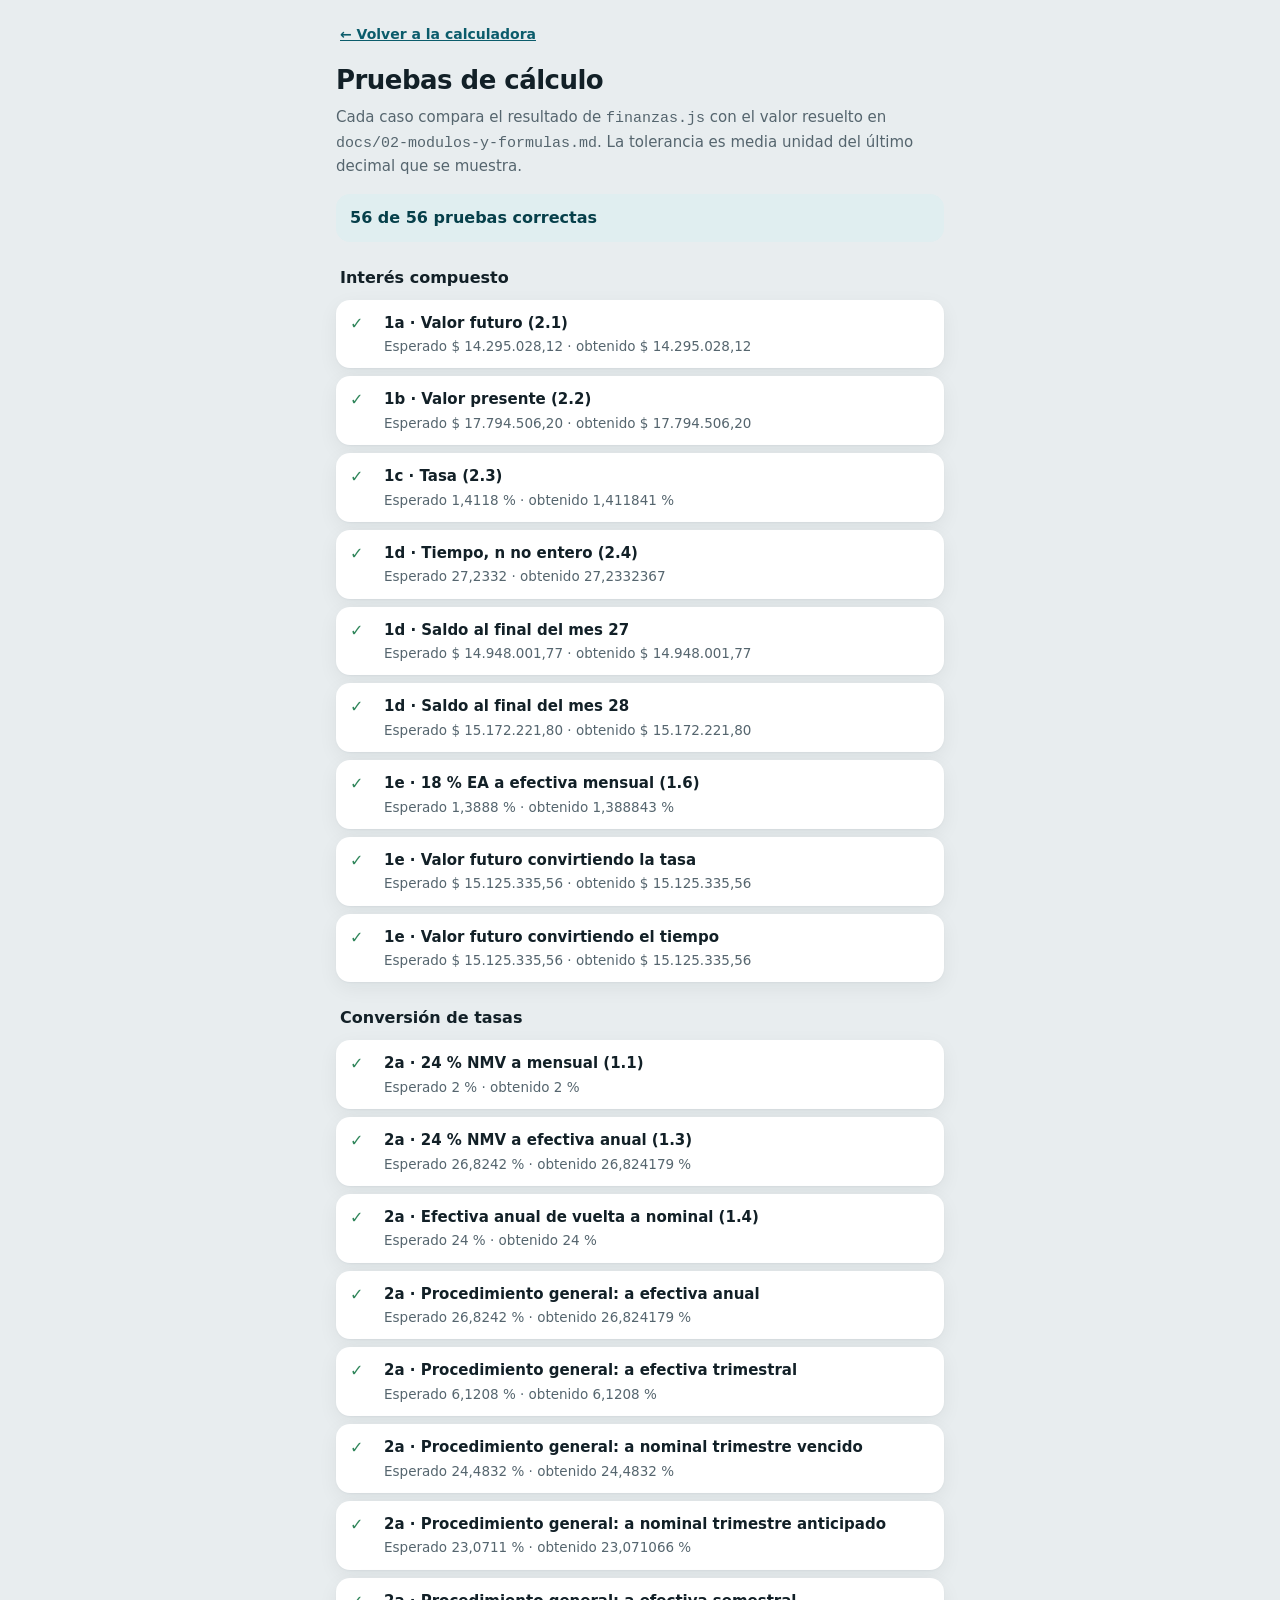
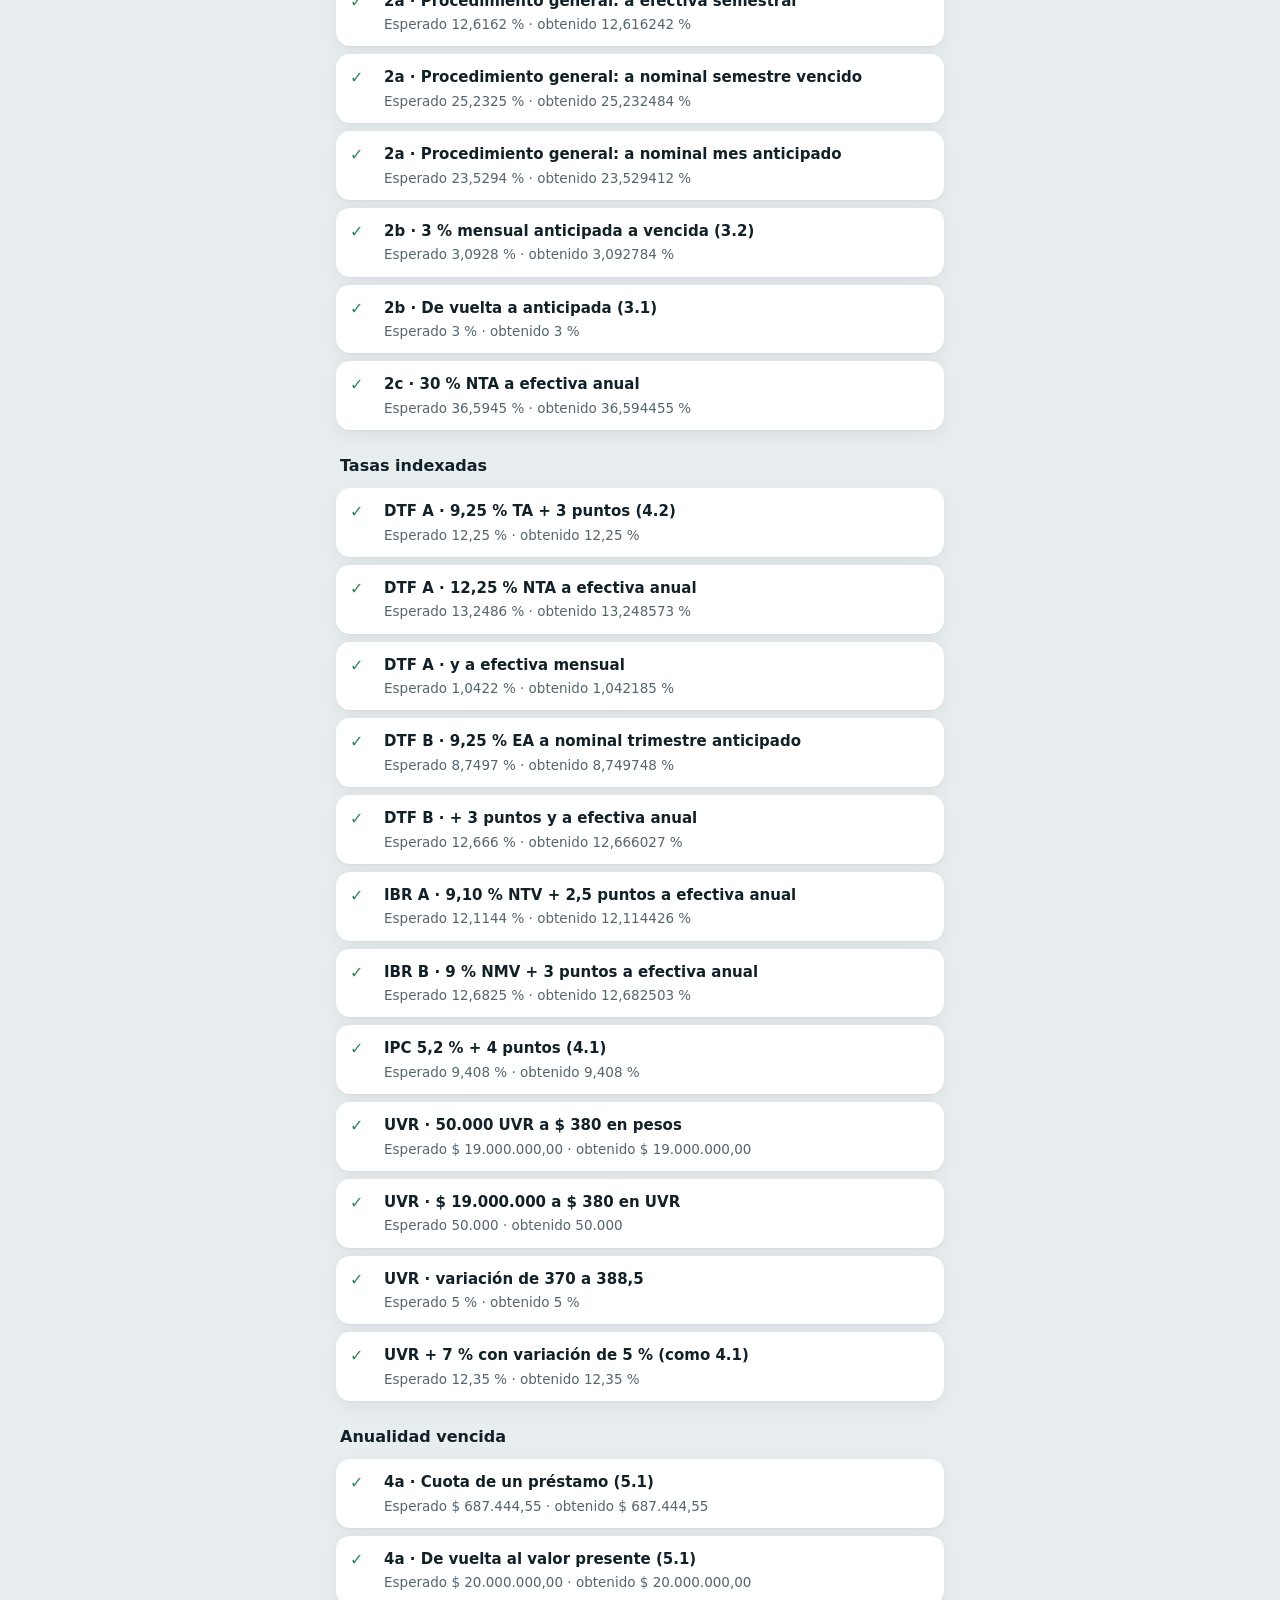
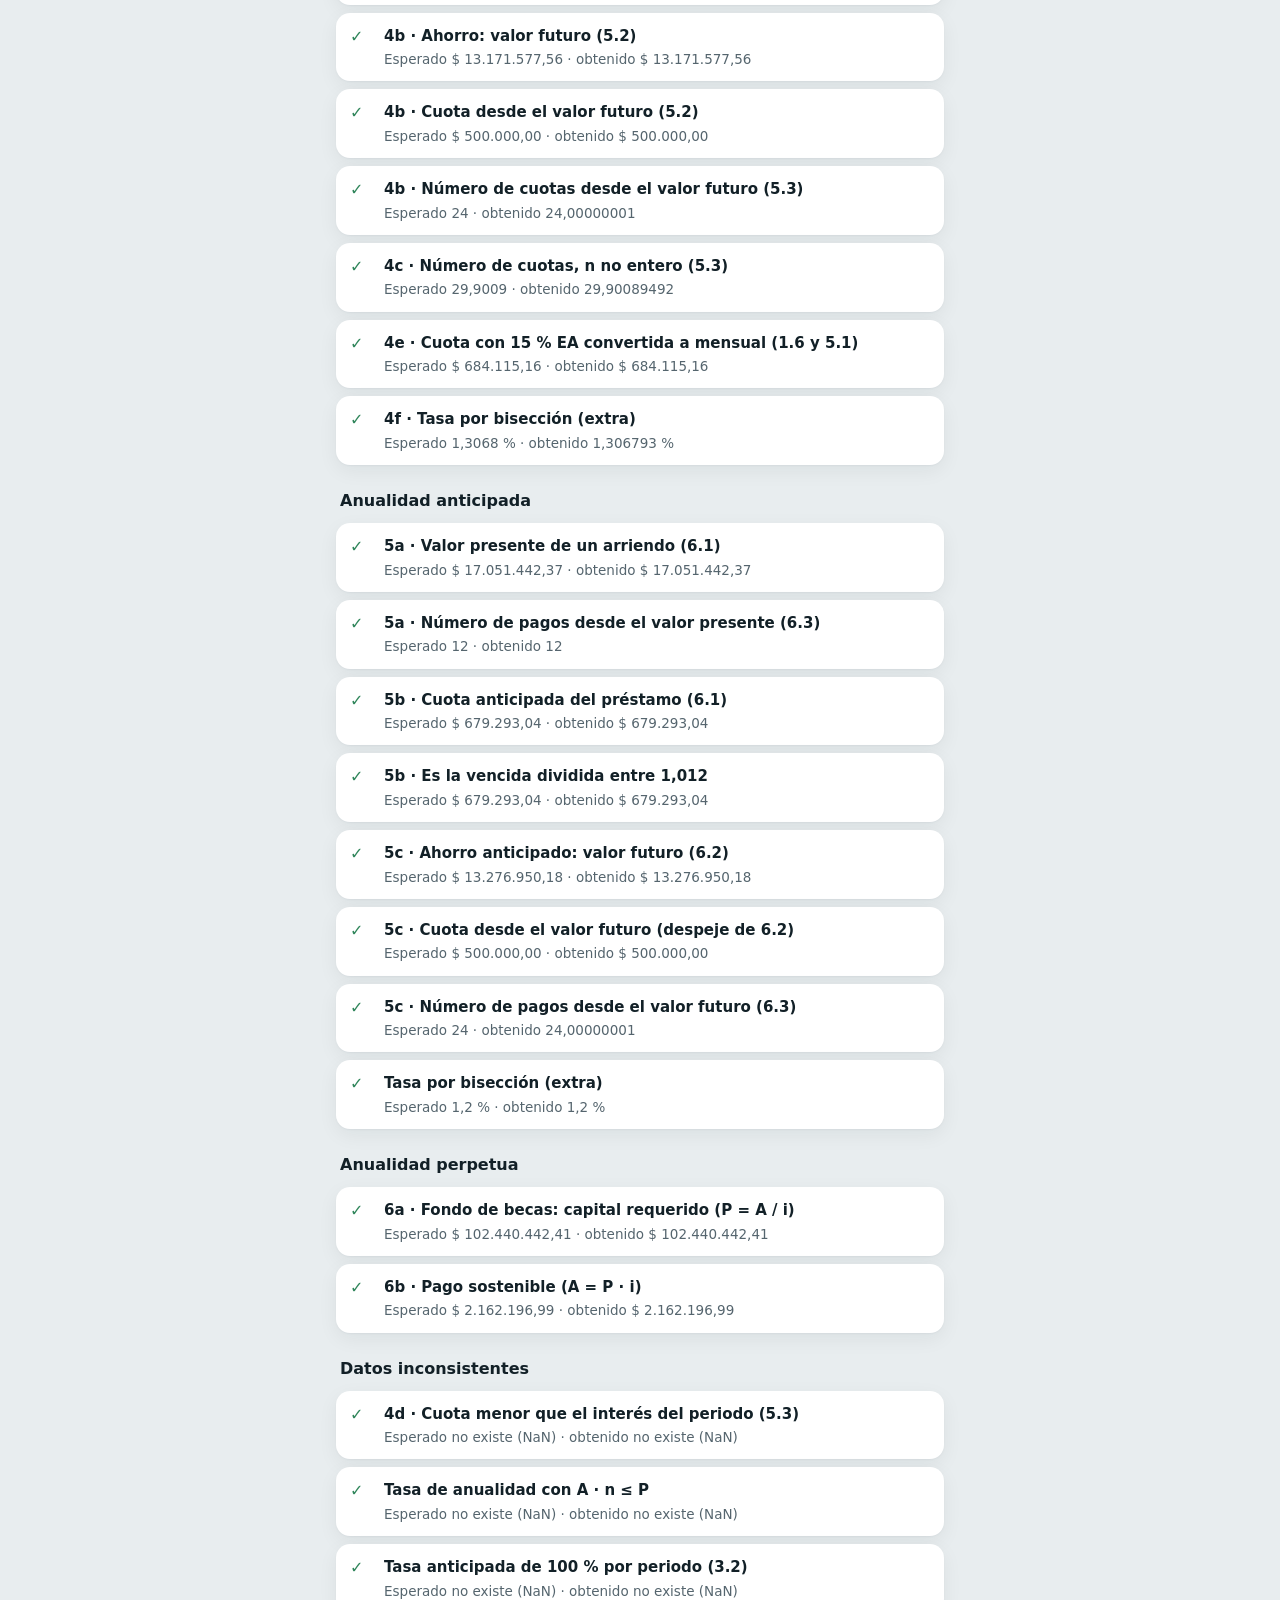
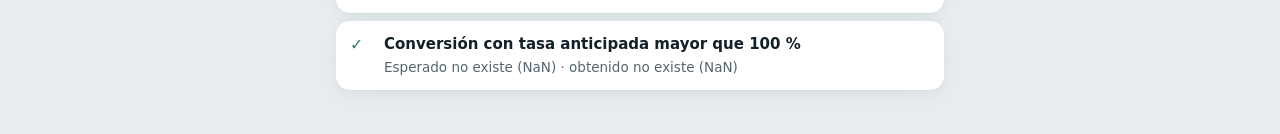
<file: pruebas.html>
<!doctype html>
<html lang="es-CO">
<head>
  <meta charset="utf-8">
  <meta name="viewport" content="width=device-width, initial-scale=1">
  <title>Pruebas de cálculo · Calculadora Financiera</title>
  <link rel="stylesheet" href="estilos.css">
  <script>
    try {
      const tema = localStorage.getItem("tema");
      if (tema === "light" || tema === "dark") document.documentElement.dataset.theme = tema;
    } catch (e) { /* se usa el tema del sistema */ }
  </script>
  <style>
    .pruebas { max-width: 640px; margin: 0 auto; padding: 16px 16px 48px; }
    .pruebas h1 { margin: 8px 0 6px; font-size: 26px; letter-spacing: -0.02em; }
    .pruebas__intro { color: var(--texto-2); font-size: 15px; }
    .pruebas__resumen { margin: 16px 0 8px; padding: 12px 14px; border-radius: var(--radio); font-weight: 600; }
    .pruebas__resumen--ok { background: var(--primario-suave); color: var(--primario-fuerte); }
    .pruebas__resumen--falla { background: var(--error-suave); color: var(--error); }
    .grupo { margin-top: 24px; }
    .grupo h2 { margin: 0 4px 10px; font-size: 16px; }
    .casos { list-style: none; padding: 0; display: grid; gap: 8px; }
    .caso { display: grid; grid-template-columns: 24px 1fr; gap: 10px; padding: 12px 14px; border-radius: var(--radio); background: var(--superficie); box-shadow: var(--sombra); }
    .caso__marca { font-weight: 700; color: var(--exito); }
    .caso--falla .caso__marca { color: var(--error); }
    .caso__nombre { font-weight: 600; font-size: 15px; }
    .caso__valores { margin-top: 2px; color: var(--texto-2); font-size: 13.5px; font-variant-numeric: tabular-nums; }
  </style>
</head>
<body>
  <main class="pruebas">
    <a class="boton-texto" href="index.html">← Volver a la calculadora</a>
    <h1>Pruebas de cálculo</h1>
    <p class="pruebas__intro">Cada caso compara el resultado de <code>finanzas.js</code> con el valor resuelto en <code>docs/02-modulos-y-formulas.md</code>. La tolerancia es media unidad del último decimal que se muestra.</p>
    <p class="pruebas__resumen" id="resumen"></p>
    <div id="grupos"></div>
  </main>

  <script src="finanzas.js"></script>
  <script src="pruebas.js"></script>
  <script>
    const pesos = new Intl.NumberFormat("es-CO", { style: "currency", currency: "COP", minimumFractionDigits: 2, maximumFractionDigits: 2 });
    const seis = new Intl.NumberFormat("es-CO", { maximumFractionDigits: 6 });
    const ocho = new Intl.NumberFormat("es-CO", { maximumFractionDigits: 8 });

    function mostrar(valor, tipo) {
      if (Number.isNaN(valor)) return "no existe (NaN)";
      if (tipo === "dinero") return pesos.format(valor);
      if (tipo === "tasa") return `${seis.format(valor * 100)} %`;
      return ocho.format(valor);
    }

    const resultados = correrPruebas();
    const fallas = resultados.filter((r) => !r.correcto).length;
    const resumen = document.getElementById("resumen");
    resumen.textContent = fallas
      ? `${fallas} de ${resultados.length} pruebas fallaron`
      : `${resultados.length} de ${resultados.length} pruebas correctas`;
    resumen.classList.add(fallas ? "pruebas__resumen--falla" : "pruebas__resumen--ok");

    const grupos = document.getElementById("grupos");
    for (const nombre of [...new Set(resultados.map((r) => r.grupo))]) {
      const seccion = document.createElement("section");
      seccion.className = "grupo";
      seccion.innerHTML = `<h2></h2><ul class="casos"></ul>`;
      seccion.querySelector("h2").textContent = nombre;
      for (const r of resultados.filter((r) => r.grupo === nombre)) {
        const item = document.createElement("li");
        item.className = `caso${r.correcto ? "" : " caso--falla"}`;
        item.innerHTML = `<span class="caso__marca"></span><div><p class="caso__nombre"></p><p class="caso__valores"></p></div>`;
        item.querySelector(".caso__marca").textContent = r.correcto ? "✓" : "✗";
        item.querySelector(".caso__nombre").textContent = r.nombre;
        item.querySelector(".caso__valores").textContent = `Esperado ${mostrar(r.esperado, r.tipo)} · obtenido ${mostrar(r.obtenido, r.tipo)}`;
        seccion.querySelector(".casos").append(item);
      }
      grupos.append(seccion);
    }
  </script>
</body>
</html>
</file>
<file: estilos.css>
/* estilos.css · Calculadora financiera
 * Diseño primero para celular, minimalista. Los colores son variables para que el
 * modo claro y el oscuro compartan los mismos estilos. Movimiento según
 * docs/09-animaciones.md.
 */

/* ===================== Variables ===================== */

:root {
  color-scheme: light;
  --fondo: #f4f6f7;
  --fondo-escritorio: #e8edef;
  --superficie: #ffffff;
  --superficie-2: #edf1f3;
  --borde: #dfe5e8;
  --texto: #122027;
  --texto-2: #55656e;
  --texto-3: #85939b;
  --primario: #0b5c6b;
  --primario-fuerte: #063f4a;
  --primario-suave: #e0eef0;
  --sobre-primario: #ffffff;
  --interes-suave: #f7ead3;
  --error: #c0392b;
  --error-suave: #fbeceb;
  --exito: #2f855a;
  /* Gráfico: colores validados (contraste y daltonismo) con el script de la guía de visualización */
  --grafico-capital: #00869e;
  --grafico-interes: #b5761a;
  --vidrio: rgb(244 246 247 / 0.94);
  --sombra: 0 1px 2px rgb(18 32 39 / 0.04), 0 6px 20px rgb(18 32 39 / 0.06);
  --sombra-alta: 0 2px 4px rgb(18 32 39 / 0.05), 0 14px 34px rgb(18 32 39 / 0.1);
  --sombra-control: 0 1px 2px rgb(18 32 39 / 0.1), 0 2px 8px rgb(18 32 39 / 0.06);

  --radio-lg: 20px;
  --radio: 14px;
  --radio-sm: 10px;

  /* Movimiento. --mov multiplica todos los desplazamientos: 1 normal, 0 en movimiento reducido. */
  --mov: 1;
  --dur-micro: 160ms;
  --dur-transicion: 320ms;
  --dur-entrada: 600ms;
  --dur-pantalla: 420ms;
  --ease-entrar: cubic-bezier(0.16, 1, 0.3, 1);
  --ease-resorte: cubic-bezier(0.34, 1.56, 0.64, 1);
  --ease-mover: cubic-bezier(0.65, 0, 0.35, 1);
  --ease-salir: cubic-bezier(0.4, 0, 1, 1);

  --fuente: system-ui, -apple-system, "Segoe UI", Roboto, "Helvetica Neue", Arial, sans-serif;
  --fuente-formula: "Cambria Math", Cambria, Georgia, "Times New Roman", serif;
  --alto-barra: 56px;
  --alto-nav: 64px;
}

/* Movimiento reducido (lo pide el sistema o la persona): sin desplazamientos, solo fundidos cortos. */
:root[data-movimiento="reducido"] {
  --mov: 0;
  --dur-transicion: 160ms;
  --dur-entrada: 220ms;
  --dur-pantalla: 200ms;
}

@media (prefers-color-scheme: dark) {
  :root:not([data-theme="light"]) {
    color-scheme: dark;
    --fondo: #0d1417;
    --fondo-escritorio: #080d0f;
    --superficie: #141d21;
    --superficie-2: #1c272c;
    --borde: #263338;
    --texto: #e6eef1;
    --texto-2: #a3b2b9;
    --texto-3: #6f8088;
    --primario: #5cc0cf;
    --primario-fuerte: #9adbe5;
    --primario-suave: #153239;
    --sobre-primario: #062a31;
    --interes-suave: #3a2d14;
    --error: #f08a7e;
    --error-suave: #3a1c19;
    --exito: #6fcf97;
    --grafico-capital: #1ea3b3;
    --grafico-interes: #c4841f;
    --vidrio: rgb(13 20 23 / 0.92);
    --sombra: 0 1px 2px rgb(0 0 0 / 0.3);
    --sombra-alta: 0 2px 6px rgb(0 0 0 / 0.35), 0 14px 34px rgb(0 0 0 / 0.35);
    --sombra-control: 0 1px 3px rgb(0 0 0 / 0.45);
  }
}

:root[data-theme="dark"] {
  color-scheme: dark;
  --fondo: #0d1417;
  --fondo-escritorio: #080d0f;
  --superficie: #141d21;
  --superficie-2: #1c272c;
  --borde: #263338;
  --texto: #e6eef1;
  --texto-2: #a3b2b9;
  --texto-3: #6f8088;
  --primario: #5cc0cf;
  --primario-fuerte: #9adbe5;
  --primario-suave: #153239;
  --sobre-primario: #062a31;
  --interes-suave: #3a2d14;
  --error: #f08a7e;
  --error-suave: #3a1c19;
  --exito: #6fcf97;
  --grafico-capital: #1ea3b3;
  --grafico-interes: #c4841f;
  --vidrio: rgb(13 20 23 / 0.92);
  --sombra: 0 1px 2px rgb(0 0 0 / 0.3);
  --sombra-alta: 0 2px 6px rgb(0 0 0 / 0.35), 0 14px 34px rgb(0 0 0 / 0.35);
  --sombra-control: 0 1px 3px rgb(0 0 0 / 0.45);
}

/* ===================== Base ===================== */

*, *::before, *::after { box-sizing: border-box; }

html { -webkit-text-size-adjust: 100%; }

body {
  margin: 0;
  background: var(--fondo);
  color: var(--texto);
  font-family: var(--fuente);
  font-size: 16px;
  line-height: 1.5;
  -webkit-font-smoothing: antialiased;
}

h1, h2, p, ul, ol, dl, dd { margin: 0; }

button, input, select { font: inherit; color: inherit; }
button { cursor: pointer; -webkit-tap-highlight-color: transparent; }
a { color: var(--primario); }

[hidden] { display: none !important; }

:focus-visible { outline: 2px solid var(--primario); outline-offset: 2px; }

.sprite { position: absolute; width: 0; height: 0; overflow: hidden; }

.icono {
  flex: none;
  fill: none;
  stroke: currentColor;
  stroke-width: 1.8;
  stroke-linecap: round;
  stroke-linejoin: round;
}

.solo-lector {
  position: absolute;
  width: 1px;
  height: 1px;
  overflow: hidden;
  clip-path: inset(50%);
  white-space: nowrap;
}

/* ===================== Animaciones base ===================== */

@keyframes aparecer {
  from { opacity: 0; transform: translateY(calc(10px * var(--mov))); }
}

/* Entrada con profundidad: sube, crece un poco y se enfoca. */
@keyframes revelar {
  from {
    opacity: 0;
    transform: translateY(calc(26px * var(--mov))) scale(calc(1 - 0.035 * var(--mov)));
    filter: blur(calc(6px * var(--mov)));
  }
}

@keyframes fundido { from { opacity: 0; } }

@keyframes sacudir {
  20% { transform: translateX(calc(-6px * var(--mov))); }
  40% { transform: translateX(calc(6px * var(--mov))); }
  60% { transform: translateX(calc(-4px * var(--mov))); }
  80% { transform: translateX(calc(2px * var(--mov))); }
}

@keyframes onda { to { transform: scale(1); opacity: 0; } }

/* ===================== Estructura ===================== */

.app {
  max-width: 480px;
  margin: 0 auto;
  min-height: 100dvh;
  display: flex;
  flex-direction: column;
  background: var(--fondo);
}

@media (min-width: 560px) {
  body { background: var(--fondo-escritorio); }
  .app { border-inline: 1px solid var(--borde); }
}

main {
  flex: 1;
  padding-bottom: calc(var(--alto-nav) + env(safe-area-inset-bottom) + 32px);
}

.pantalla { padding: 4px 16px 0; }

.pantalla--entrando { animation: aparecer var(--dur-transicion) var(--ease-entrar); }

/* Barra superior: el título aparece cuando el título grande sale de la vista */
.barra-superior {
  position: sticky;
  top: 0;
  z-index: 10;
  display: grid;
  grid-template-columns: 48px 1fr 48px;
  align-items: center;
  height: calc(var(--alto-barra) + env(safe-area-inset-top));
  padding: env(safe-area-inset-top) 4px 0;
  background: var(--vidrio);
  -webkit-backdrop-filter: saturate(1.4) blur(14px);
  backdrop-filter: saturate(1.4) blur(14px);
  transition: box-shadow var(--dur-transicion) var(--ease-mover);
  view-transition-name: barra-superior;
}

.barra-superior__titulo {
  font-size: 17px;
  font-weight: 600;
  text-align: center;
  white-space: nowrap;
  overflow: hidden;
  text-overflow: ellipsis;
  opacity: 0;
  transform: translateY(calc(6px * var(--mov)));
  transition: opacity var(--dur-transicion) var(--ease-entrar), transform var(--dur-transicion) var(--ease-entrar);
}

.barra-superior--con-titulo { box-shadow: 0 1px 0 var(--borde); }

.barra-superior--con-titulo .barra-superior__titulo { opacity: 1; transform: none; }

.barra-superior .oculto { visibility: hidden; }

/* Barra inferior: la pastilla de la opción activa se desliza entre opciones */
.barra-inferior {
  position: fixed;
  inset: auto 0 0;
  z-index: 10;
  display: flex;
  justify-content: center;
  padding-bottom: env(safe-area-inset-bottom);
  background: var(--vidrio);
  -webkit-backdrop-filter: saturate(1.4) blur(14px);
  backdrop-filter: saturate(1.4) blur(14px);
  border-top: 1px solid var(--borde);
  view-transition-name: barra-inferior;
}

.barra-inferior__contenido {
  width: 100%;
  max-width: 480px;
  height: var(--alto-nav);
  display: grid;
  grid-template-columns: repeat(4, 1fr);
}

.nav__item {
  display: flex;
  flex-direction: column;
  align-items: center;
  justify-content: center;
  gap: 2px;
  color: var(--texto-3);
  font-size: 12px;
  font-weight: 600;
  text-decoration: none;
  -webkit-tap-highlight-color: transparent;
  transition: color var(--dur-transicion) var(--ease-mover);
}

.nav__icono {
  position: relative;
  width: 56px;
  height: 30px;
  display: grid;
  place-items: center;
}

.nav__icono .icono { position: relative; z-index: 1; transition: transform var(--dur-transicion) var(--ease-resorte); }

.nav__fondo {
  position: absolute;
  inset: 0;
  border-radius: 15px;
  background: var(--primario-suave);
  opacity: 0;
  transform: scaleX(0.6);
  transition: opacity var(--dur-transicion) var(--ease-entrar), transform var(--dur-transicion) var(--ease-entrar);
}

.nav__item[aria-current="page"] { color: var(--primario); }
.nav__item[aria-current="page"] .nav__fondo { opacity: 1; transform: none; view-transition-name: pildora-nav; }
.nav__item:active .nav__icono .icono { transform: scale(calc(1 - 0.12 * var(--mov))); }

/* Cada ícono en su propia capa, encima de la pastilla, para que no se tape durante la transición. */
.nav__item[data-nav="inicio"] .icono { view-transition-name: nav-inicio; }
.nav__item[data-nav="historial"] .icono { view-transition-name: nav-historial; }
.nav__item[data-nav="ayuda"] .icono { view-transition-name: nav-ayuda; }
.nav__item[data-nav="acerca"] .icono { view-transition-name: nav-acerca; }

/* ===================== Transiciones entre pantallas (View Transitions) ===================== */

::view-transition-group(*),
::view-transition-old(*),
::view-transition-new(*) {
  animation-duration: var(--dur-pantalla);
  animation-timing-function: var(--ease-entrar);
}

/* Hacia adelante (inicio → módulo): la pantalla nueva entra desde la derecha. */
html[data-direccion="adelante"]::view-transition-old(root) { animation-name: vt-salir-izquierda; animation-duration: 180ms; animation-timing-function: var(--ease-salir); }
html[data-direccion="adelante"]::view-transition-new(root) { animation-name: vt-entrar-derecha; animation-delay: 60ms; animation-fill-mode: both; }
/* Hacia atrás (módulo → inicio): la pantalla del módulo se va primero y después entra la otra,
   sin que los textos de las dos se crucen. */
html[data-direccion="atras"]::view-transition-old(root) { animation-name: vt-desvanecer; animation-duration: 140ms; animation-timing-function: var(--ease-salir); }
html[data-direccion="atras"]::view-transition-new(root) { animation-name: vt-entrar-izquierda-suave; animation-delay: 140ms; animation-duration: 320ms; animation-fill-mode: both; }
html[data-direccion="lado"]::view-transition-old(root) { animation-name: vt-desvanecer; animation-duration: 200ms; }
html[data-direccion="lado"]::view-transition-new(root) { animation-name: vt-acercar; }

@keyframes vt-salir-izquierda { to { opacity: 0; transform: translateX(calc(-48px * var(--mov))); } }
@keyframes vt-salir-derecha { to { opacity: 0; transform: translateX(calc(48px * var(--mov))); } }
@keyframes vt-entrar-derecha { from { opacity: 0; transform: translateX(calc(64px * var(--mov))); } }
@keyframes vt-entrar-izquierda { from { opacity: 0; transform: translateX(calc(-64px * var(--mov))); } }
@keyframes vt-entrar-izquierda-suave { from { opacity: 0; transform: translateX(calc(-20px * var(--mov))); } }
@keyframes vt-desvanecer { to { opacity: 0; } }
@keyframes vt-acercar { from { opacity: 0; transform: scale(calc(1 - 0.02 * var(--mov))); } }

/* Elementos compartidos: la tarjeta del inicio se transforma en el encabezado del módulo. */
.vt-icono-compuesto { view-transition-name: icono-compuesto; }
.vt-titulo-compuesto { view-transition-name: titulo-compuesto; }

html[data-movimiento="reducido"] .vt-icono-compuesto,
html[data-movimiento="reducido"] .vt-titulo-compuesto,
html[data-movimiento="reducido"] .nav__fondo { view-transition-name: none !important; }

/* Al volver al inicio no viajan el título ni el ícono (se cruzaban con la pantalla que entra):
   el módulo se desvanece y después entra el inicio. */
html[data-direccion="atras"] .vt-titulo-compuesto,
html[data-direccion="atras"] .vt-icono-compuesto,
html[data-direccion="atras"] .vt { view-transition-name: none !important; }

/* Cambio de tema: revelado circular desde el botón (se anima desde app.js). */
html.transicion-tema * { view-transition-name: none !important; }
html.transicion-tema::view-transition-old(root),
html.transicion-tema::view-transition-new(root) { animation: none; mix-blend-mode: normal; }

/* Respaldo para navegadores sin View Transitions: los colores cambian en 200 ms. */
.cambiando-tema,
.cambiando-tema *,
.cambiando-tema *::before,
.cambiando-tema *::after {
  transition: background-color 200ms var(--ease-mover), color 200ms var(--ease-mover), border-color 200ms var(--ease-mover) !important;
}

/* ===================== Encabezados ===================== */

.antetitulo {
  font-size: 12.5px;
  font-weight: 700;
  letter-spacing: 0.08em;
  text-transform: uppercase;
  color: var(--primario);
}

.portada { padding: 12px 4px 22px; }

.portada--entrar > * { animation: aparecer var(--dur-entrada) var(--ease-entrar) both; }
.portada--entrar > :nth-child(2) { animation-delay: 70ms; }
.portada--entrar > :nth-child(3) { animation-delay: 140ms; }

.portada__titulo {
  margin: 4px 0 8px;
  font-size: 31px;
  line-height: 1.15;
  font-weight: 700;
  letter-spacing: -0.02em;
}

.portada__texto { color: var(--texto-2); font-size: 15px; }

.encabezado { padding: 8px 4px 20px; }

.encabezado__icono {
  width: 48px;
  height: 48px;
  display: grid;
  place-items: center;
  margin-bottom: 12px;
  border-radius: 14px;
  background: var(--primario-suave);
  color: var(--primario);
}

.encabezado__titulo {
  width: fit-content;
  font-size: 28px;
  line-height: 1.2;
  font-weight: 700;
  letter-spacing: -0.02em;
}

.encabezado__texto { margin-top: 6px; color: var(--texto-2); font-size: 15px; }

.titulo-seccion { margin: 24px 4px 12px; font-size: 17px; font-weight: 700; }

.nota { margin: 16px 4px 0; color: var(--texto-3); font-size: 14px; }

/* ===================== Inicio ===================== */

/* Avisos del inicio (animaciones desactivadas, instalar la app) */
.aviso {
  display: grid;
  gap: 10px;
  margin-bottom: 14px;
  padding: 14px 16px;
  border-radius: var(--radio-lg);
  background: var(--primario-suave);
  color: var(--primario-fuerte);
  font-size: 14px;
  animation: revelar var(--dur-entrada) var(--ease-entrar) both;
}

.aviso__acciones { display: flex; gap: 8px; }

/* Pasos para instalar en iPhone */
.pasos-iphone { display: grid; gap: 6px; margin: 0; padding-left: 20px; }
.icono-en-linea { display: inline-grid; place-items: center; width: 24px; height: 24px; border-radius: 6px; background: var(--superficie); color: var(--primario); vertical-align: -6px; }

.modulos {
  list-style: none;
  padding: 0;
  display: grid;
  gap: 10px;
}

.modulos--entrar > li { animation: revelar var(--dur-entrada) var(--ease-entrar) both; animation-delay: calc(180ms + var(--i) * 60ms); }

.modulo {
  display: flex;
  align-items: center;
  gap: 14px;
  padding: 16px;
  background: var(--superficie);
  border-radius: var(--radio-lg);
  box-shadow: var(--sombra);
  color: inherit;
  text-decoration: none;
  -webkit-tap-highlight-color: transparent;
  transition: transform var(--dur-micro) var(--ease-mover), box-shadow var(--dur-transicion) var(--ease-mover);
}

a.modulo:hover { box-shadow: var(--sombra-alta); }
a.modulo:active { transform: scale(calc(1 - 0.025 * var(--mov))); }

.modulo__icono {
  width: 44px;
  height: 44px;
  flex: none;
  display: grid;
  place-items: center;
  border-radius: 12px;
  background: var(--primario-suave);
  color: var(--primario);
}

.modulo__texto { flex: 1; min-width: 0; }
.modulo__nombre { display: block; width: fit-content; font-weight: 600; }
.modulo__desc { display: block; font-size: 14px; color: var(--texto-2); }
.modulo__flecha { color: var(--texto-3); transition: transform var(--dur-transicion) var(--ease-resorte); }
a.modulo:hover .modulo__flecha { transform: translateX(calc(3px * var(--mov))); }

.modulo--pronto {
  background: transparent;
  box-shadow: none;
  border: 1px dashed var(--borde);
}

.modulo--pronto .modulo__icono { background: var(--superficie-2); color: var(--texto-3); }
.modulo--pronto .modulo__nombre { color: var(--texto-2); }
.modulo--pronto .modulo__desc { color: var(--texto-3); }

.etiqueta {
  flex: none;
  padding: 2px 8px;
  border-radius: 999px;
  background: var(--superficie-2);
  color: var(--texto-3);
  font-size: 11.5px;
  font-weight: 600;
}

/* ===================== Formulario ===================== */

.bloque { margin: 0 0 22px; padding: 0; border: 0; min-width: 0; }

.bloque__titulo { padding: 0; margin-bottom: 10px; font-size: 15px; font-weight: 600; }

.enlace {
  margin-top: 10px;
  padding: 4px 2px;
  border: 0;
  background: none;
  color: var(--primario);
  font-size: 14px;
  font-weight: 600;
}

/* Control segmentado: el indicador se desliza con un pequeño rebote */
.segmentado {
  position: relative;
  display: grid;
  grid-auto-flow: column;
  grid-auto-columns: 1fr;
  padding: 4px;
  background: var(--superficie-2);
  border-radius: var(--radio);
}

.segmentado__indicador {
  position: absolute;
  top: 4px;
  bottom: 4px;
  left: 4px;
  width: calc((100% - 8px) / var(--opciones));
  background: var(--superficie);
  border-radius: calc(var(--radio) - 4px);
  box-shadow: var(--sombra-control);
  transform: translateX(calc(var(--indice, 0) * 100%));
  transition: transform 420ms var(--ease-resorte);
}

:root[data-movimiento="reducido"] .segmentado__indicador { transition-duration: 120ms; transition-timing-function: var(--ease-mover); }

.segmentado__opcion {
  position: relative;
  z-index: 1;
  display: flex;
  align-items: center;
  justify-content: center;
  min-height: 40px;
  padding: 4px 6px;
  border-radius: calc(var(--radio) - 4px);
  color: var(--texto-2);
  font-size: 14px;
  font-weight: 500;
  text-align: center;
  cursor: pointer;
  -webkit-tap-highlight-color: transparent;
  transition: color var(--dur-transicion) var(--ease-mover);
  user-select: none;
}

.segmentado__opcion input { position: absolute; opacity: 0; pointer-events: none; }

.segmentado__opcion--activa { color: var(--texto); font-weight: 600; }

.segmentado__opcion:has(input:focus-visible) { outline: 2px solid var(--primario); outline-offset: -2px; }

.segmentado__opcion--doble { flex-direction: column; gap: 0; min-height: 58px; }

.segmentado__simbolo {
  font-family: var(--fuente-formula);
  font-size: 19px;
  font-style: italic;
  font-weight: 600;
  line-height: 1.15;
  transition: transform var(--dur-transicion) var(--ease-resorte), color var(--dur-transicion) var(--ease-mover);
}

.segmentado__opcion--activa .segmentado__simbolo { color: var(--primario); transform: scale(calc(1 + 0.12 * var(--mov))); }

.segmentado__texto { font-size: 12.5px; }

/* Selector pequeño (tipo de gráfico) */
.segmentado--mini { padding: 3px; border-radius: 10px; }
.segmentado--mini .segmentado__indicador { top: 3px; bottom: 3px; left: 3px; width: calc((100% - 6px) / var(--opciones)); border-radius: 7px; }
.segmentado--mini .segmentado__opcion { gap: 5px; min-height: 30px; padding: 2px 10px; border-radius: 7px; font-size: 13px; }

/* Plegable: muestra u oculta campos; el contenido baja suavemente al aparecer */
.plegable {
  display: grid;
  grid-template-rows: 1fr;
  opacity: 1;
  transition: grid-template-rows var(--dur-transicion) var(--ease-entrar), opacity var(--dur-transicion) var(--ease-entrar);
}

.plegable--cerrado { grid-template-rows: 0fr; opacity: 0; }

.plegable__interior {
  min-height: 0;
  overflow: hidden;
  padding-inline: 6px;
  margin-inline: -6px;
}

.plegable__interior > * { transition: transform var(--dur-entrada) var(--ease-entrar); }
.plegable--cerrado .plegable__interior > * { transform: translateY(calc(-12px * var(--mov))); }

/* Campos */
.campo { padding-bottom: 20px; }

.campo__etiqueta { display: block; margin-bottom: 8px; font-size: 15px; font-weight: 600; }

.campo__simbolo { color: var(--texto-3); font-family: var(--fuente-formula); font-style: italic; font-weight: 500; }

.entrada {
  display: flex;
  align-items: center;
  height: 56px;
  padding: 0 16px;
  background: var(--superficie);
  border: 1px solid var(--borde);
  border-radius: var(--radio);
  transition: border-color var(--dur-transicion) var(--ease-mover), box-shadow var(--dur-transicion) var(--ease-mover);
}

.entrada:focus-within {
  border-color: var(--primario);
  box-shadow: inset 0 0 0 1px var(--primario), 0 0 0 4px var(--primario-suave);
}

.entrada input {
  flex: 1;
  min-width: 0;
  height: 100%;
  padding: 0;
  border: 0;
  background: transparent;
  outline: none;
  font-size: 20px;
  font-weight: 600;
  letter-spacing: -0.01em;
  font-variant-numeric: tabular-nums;
}

.entrada input::placeholder { color: var(--texto-3); font-weight: 400; opacity: 0.7; }

.entrada__adorno { color: var(--texto-3); font-size: 18px; font-weight: 500; transition: color var(--dur-transicion) var(--ease-mover); }
.entrada__adorno:first-child { margin-right: 8px; }
.entrada__adorno:last-child { margin-left: 8px; }
.entrada:focus-within .entrada__adorno { color: var(--primario); }

.campo__ayuda { margin: 6px 2px 0; font-size: 13px; color: var(--texto-3); }

.campo__leido {
  margin: 4px 2px 0;
  font-size: 13px;
  color: var(--texto-2);
  font-variant-numeric: tabular-nums;
}

.campo__leido:empty { display: none; }
.campo__leido--aviso { color: var(--grafico-interes); font-weight: 500; }

.campo__error {
  display: flex;
  gap: 6px;
  align-items: flex-start;
  margin: 8px 2px 0;
  color: var(--error);
  font-size: 13.5px;
  font-weight: 500;
  animation: aparecer var(--dur-transicion) var(--ease-entrar);
}

.campo__error:empty { display: none; }
.campo__error .icono { margin-top: 1px; }

.campo--error .entrada { border-color: var(--error); box-shadow: inset 0 0 0 1px var(--error), 0 0 0 4px var(--error-suave); }

.campo--sacudir .entrada { animation: sacudir 380ms var(--ease-mover); }

/* Opciones de la tasa */
.opciones-tasa {
  display: grid;
  grid-template-columns: minmax(0, 1fr) minmax(0, 1fr);
  gap: 12px 10px;
  margin-top: 14px;
}

.opciones-tasa__tipo { grid-column: 1 / -1; }

@media (max-width: 359px) {
  .opciones-tasa { grid-template-columns: minmax(0, 1fr); }
}

.control__etiqueta {
  display: block;
  margin: 0 0 6px 2px;
  color: var(--texto-3);
  font-size: 12px;
  font-weight: 600;
  letter-spacing: 0.02em;
}

.selector { position: relative; }

.selector select {
  width: 100%;
  height: 48px;
  padding: 0 38px 0 14px;
  appearance: none;
  background: var(--superficie);
  border: 1px solid var(--borde);
  border-radius: var(--radio);
  font-size: 15px;
  font-weight: 500;
  cursor: pointer;
  transition: border-color var(--dur-transicion) var(--ease-mover), box-shadow var(--dur-transicion) var(--ease-mover);
}

.selector select:focus-visible { outline: none; border-color: var(--primario); box-shadow: inset 0 0 0 1px var(--primario), 0 0 0 4px var(--primario-suave); }

/* Fijo (la efectiva anual siempre es anual): se lee, pero no se despliega */
.selector select:disabled { background: var(--superficie-2); color: var(--texto-2); opacity: 1; cursor: default; }
.selector:has(select:disabled) .selector__flecha { opacity: 0; }

.selector__flecha {
  position: absolute;
  top: 50%;
  right: 12px;
  transform: translateY(-50%);
  color: var(--texto-3);
  pointer-events: none;
}

.campo__traduccion {
  display: flex;
  gap: 8px;
  align-items: flex-start;
  margin-top: 14px;
  padding: 10px 12px;
  border-radius: var(--radio-sm);
  background: var(--primario-suave);
  color: var(--primario-fuerte);
  font-size: 14px;
  font-variant-numeric: tabular-nums;
}

.campo__traduccion .icono { margin-top: 1px; }

/* Tiempo */
.fila-tiempo { display: grid; grid-template-columns: minmax(0, 1fr) minmax(0, 1fr); gap: 10px; }
.fila-tiempo--solo-unidad { grid-template-columns: minmax(0, 1fr); }
.fila-tiempo .selector select { height: 56px; }

.error-general {
  margin: -4px 0 16px;
  padding: 10px 12px;
  border-radius: var(--radio-sm);
  background: var(--error-suave);
  color: var(--error);
  font-size: 14px;
  font-weight: 500;
  animation: aparecer var(--dur-transicion) var(--ease-entrar);
}

/* ===================== Botones ===================== */

.acciones { display: flex; gap: 10px; margin: 4px 0 28px; }

.boton {
  position: relative;
  overflow: hidden;
  isolation: isolate;
  display: inline-flex;
  align-items: center;
  justify-content: center;
  gap: 8px;
  height: 52px;
  padding: 0 20px;
  border: 0;
  border-radius: var(--radio);
  font-size: 16px;
  font-weight: 600;
  text-decoration: none;
  transition: transform var(--dur-micro) var(--ease-mover), background-color var(--dur-transicion) var(--ease-mover), box-shadow var(--dur-transicion) var(--ease-mover), opacity var(--dur-micro) var(--ease-mover);
}

.boton:active { transform: scale(calc(1 - 0.03 * var(--mov))); }
.boton:disabled { opacity: 0.4; cursor: default; transform: none; }

/* Onda que se abre desde el punto donde se tocó */
.onda {
  position: absolute;
  z-index: -1;
  border-radius: 50%;
  background: currentColor;
  opacity: 0.22;
  transform: scale(0);
  pointer-events: none;
  animation: onda 650ms var(--ease-entrar) forwards;
}

.boton--primario { flex: 1; background: var(--primario); color: var(--sobre-primario); box-shadow: 0 6px 18px -6px var(--primario); }
.boton--primario:hover { box-shadow: 0 10px 24px -8px var(--primario); }
.boton--secundario { background: transparent; color: var(--texto-2); }
.boton--suave { background: var(--primario-suave); color: var(--primario-fuerte); }

.boton--chico {
  height: 40px;
  padding: 0 14px;
  border-radius: 12px;
  background: var(--superficie-2);
  color: var(--texto);
  font-size: 14px;
}

.boton--chico.boton--primario { background: var(--primario); color: var(--sobre-primario); }
.boton--suave.boton { height: 44px; padding: 0 16px; font-size: 14.5px; }

.boton-texto {
  display: inline-flex;
  align-items: center;
  gap: 6px;
  padding: 8px 4px;
  border: 0;
  background: none;
  color: var(--primario);
  font-size: 14px;
  font-weight: 600;
}

.boton-texto .icono { transition: transform 500ms var(--ease-resorte); }
.boton-texto:active .icono { transform: rotate(calc(-120deg * var(--mov))); }

.boton-icono {
  width: 44px;
  height: 44px;
  display: grid;
  place-items: center;
  border: 0;
  border-radius: 12px;
  background: transparent;
  transition: background-color var(--dur-micro) var(--ease-mover), transform var(--dur-micro) var(--ease-mover);
}

.boton-icono:active { background: var(--superficie-2); transform: scale(calc(1 - 0.08 * var(--mov))); }

/* ===================== Resultado ===================== */

.resultado { display: grid; gap: 12px; scroll-margin-top: calc(var(--alto-barra) + 12px); }

.resultado--entrando .tarjeta { animation: revelar var(--dur-entrada) var(--ease-entrar) both; }
.resultado--entrando .tarjeta:nth-of-type(2) { animation-delay: 110ms; }
.resultado--entrando .tarjeta:nth-of-type(3) { animation-delay: 220ms; }
.resultado--entrando .tarjeta:nth-of-type(4) { animation-delay: 300ms; }
.resultado--entrando .resultado__datos > div { animation: aparecer var(--dur-entrada) var(--ease-entrar) both; }
.resultado--entrando .resultado__datos > div:nth-child(1) { animation-delay: 260ms; }
.resultado--entrando .resultado__datos > div:nth-child(2) { animation-delay: 330ms; }
.resultado--entrando .resultado__interpretacion { animation: fundido var(--dur-entrada) var(--ease-entrar) 420ms both; }

/* La transición va en los dos sentidos: al recalcular, las tarjetas recuperan la opacidad con suavidad. */
.resultado .tarjeta { transition: opacity var(--dur-transicion) var(--ease-mover); }
.resultado--desactualizado .tarjeta { opacity: 0.45; }

.resultado__aviso {
  display: flex;
  gap: 8px;
  align-items: flex-start;
  padding: 10px 12px;
  border-radius: var(--radio-sm);
  background: var(--primario-suave);
  color: var(--primario-fuerte);
  font-size: 14px;
  font-weight: 500;
  animation: aparecer var(--dur-transicion) var(--ease-entrar);
}

.tarjeta {
  padding: 20px;
  background: var(--superficie);
  border-radius: var(--radio-lg);
  box-shadow: var(--sombra);
}

.resultado__etiqueta { color: var(--texto-2); font-size: 14px; font-weight: 600; }

.resultado__valor {
  margin: 6px 0 2px;
  font-size: 36px;
  line-height: 1.1;
  font-weight: 700;
  letter-spacing: -0.03em;
  font-variant-numeric: tabular-nums;
  white-space: nowrap;
}

.resultado__valor--largo { font-size: 30px; }
.resultado__valor--muy-largo { font-size: 25px; }

/* Odómetro: cada dígito es una columna que gira hasta su valor.
   --alto-digito también lo usa animaciones.js para calcular cuánto girar. */
.odometro { --alto-digito: 1.1em; display: inline-block; white-space: nowrap; }

.odometro__celda {
  display: inline-block;
  height: var(--alto-digito);
  line-height: var(--alto-digito);
  overflow: hidden;
  vertical-align: top;
}

.odometro__tira {
  display: block;
  transition-property: transform;
  transition-timing-function: var(--ease-entrar);
}

.odometro__tira > span { display: block; height: var(--alto-digito); line-height: var(--alto-digito); }

.odometro__signo { animation: fundido 400ms var(--ease-entrar) both; }

.resultado__momento { color: var(--primario); font-size: 15px; font-weight: 600; }

/* Datos extra, interpretación y acciones: en su propia tarjeta, después del gráfico */
.resultado__datos {
  display: grid;
  grid-template-columns: 1fr 1fr;
  gap: 8px;
}

.resultado__datos > div { padding: 10px 12px; border-radius: 12px; background: var(--superficie-2); min-width: 0; }
.resultado__datos dt { color: var(--texto-3); font-size: 12px; font-weight: 600; }
.resultado__datos dd { margin-top: 2px; font-size: 14.5px; font-weight: 600; font-variant-numeric: tabular-nums; overflow-wrap: anywhere; }

.resultado__interpretacion {
  margin-top: 16px;
  padding-top: 16px;
  border-top: 1px solid var(--borde);
  color: var(--texto-2);
  font-size: 15px;
}

.resultado__acciones { display: flex; flex-wrap: wrap; gap: 8px; margin-top: 16px; }

/* Gráfico */
.grafico__fila { display: flex; flex-wrap: wrap; align-items: center; justify-content: space-between; gap: 8px; }

.grafico__titulo { font-size: 15px; font-weight: 600; }

.grafico__lectura {
  min-height: 1.5em;
  margin: 2px 0 10px;
  scroll-margin-top: calc(var(--alto-barra) + 10px); /* "¿Y si…?" lleva la vista hasta aquí */
  color: var(--texto-2);
  font-size: 13.5px;
  font-variant-numeric: tabular-nums;
}

.grafico__lienzo {
  display: block;
  width: 100%;
  height: 230px;
  border-radius: 8px;
  cursor: crosshair;
  touch-action: pan-y;
}

.grafico__leyenda { display: flex; flex-wrap: wrap; gap: 16px; margin-top: 10px; color: var(--texto-2); font-size: 13px; }

.leyenda::before {
  content: "";
  display: inline-block;
  width: 10px;
  height: 10px;
  margin-right: 6px;
  border-radius: 3px;
  background: var(--grafico-capital);
  vertical-align: -1px;
}

.leyenda--interes::before { background: var(--grafico-interes); }

/* Diagrama de flujo de caja: flechas con su color (sale = capital, entra = valor futuro) */
.leyenda-flecha::before { margin-right: 5px; font-weight: 700; }
.leyenda-flecha--sale::before { content: "↓"; color: var(--grafico-capital); }
.leyenda-flecha--entra::before { content: "↑"; color: var(--primario-fuerte); }
.leyenda-flecha--interes::before { content: "↷"; color: var(--grafico-interes); }

.leyenda--meta::before {
  width: 14px;
  height: 0;
  border-top: 2px dashed var(--texto-2);
  border-radius: 0;
  background: none;
  vertical-align: 3px;
}

.grafico__pista { margin-top: 6px; color: var(--texto-3); font-size: 12.5px; }

/* ===== Cadena de conversión (visuales.js): conversión de tasas y tasas indexadas ===== */

/* La línea entre pasos crece de 0 a 1 al construirse (Web Animations sobre --linea). */
@property --linea { syntax: "<number>"; inherits: false; initial-value: 1; }

.visual { margin-top: 6px; }

.cadena { list-style: none; margin: 0; padding: 0; display: grid; }

.cadena__nodo {
  position: relative;
  display: grid;
  grid-template-columns: 38px minmax(0, 1fr);
  gap: 12px;
  padding: 8px 8px 14px 0;
  border-radius: var(--radio);
  transition: opacity var(--dur-transicion) var(--ease-mover), background-color var(--dur-transicion) var(--ease-mover);
}

/* Línea que baja de la marca de cada paso hasta la del siguiente */
.cadena__nodo:not(:last-child)::before {
  content: "";
  position: absolute;
  top: 24px;
  bottom: -12px;
  left: 18px;
  width: 2px;
  border-radius: 1px;
  background: var(--borde);
  transform: scaleY(var(--linea));
  transform-origin: top;
}

.cadena__marca {
  position: relative;
  z-index: 1;
  justify-self: center;
  width: 16px;
  height: 16px;
  margin-top: 4px;
  border: 3px solid var(--superficie);
  border-radius: 50%;
  background: var(--grafico-capital);
  box-shadow: 0 0 0 1.5px var(--grafico-capital);
}

.cadena__marca--formula {
  width: auto;
  min-width: 38px;
  height: 26px;
  margin-top: 0;
  padding: 0 6px;
  border: 0;
  border-radius: 13px;
  background: var(--primario-suave);
  box-shadow: none;
  color: var(--primario-fuerte);
  font-size: 12.5px;
  font-weight: 700;
  line-height: 26px;
  text-align: center;
  font-variant-numeric: tabular-nums;
}

.cadena__nodo--resultado .cadena__marca { background: var(--primario-fuerte); box-shadow: 0 0 0 1.5px var(--primario-fuerte); }
.cadena__nodo--resultado { background: var(--primario-suave); padding-top: 10px; }
.cadena__nodo--resultado .cadena__valor { color: var(--primario-fuerte); font-size: 17px; }

.cadena__etiqueta { color: var(--texto-3); font-size: 12px; font-weight: 700; letter-spacing: 0.04em; text-transform: uppercase; }
.cadena__nombre { color: var(--texto-2); font-size: 13.5px; font-weight: 600; }
.cadena__expresion { margin-top: 2px; font-size: 14px; }
.cadena__valor { margin-top: 2px; font-size: 15.5px; font-weight: 700; font-variant-numeric: tabular-nums; }
.cadena__nota { margin-top: 4px; color: var(--texto-2); font-size: 13px; }

/* Explícame: el paso del momento se ve; los demás se atenúan */
.cadena__nodo--atenuado { opacity: 0.32; }
.cadena__nodo--resaltado { background: var(--superficie-2); }
.cadena__nodo--resultado.cadena__nodo--resaltado { background: var(--primario-suave); }

/* Suma (4.2): el índice y los puntos, con largo proporcional, pegados en una sola barra */
.cadena__suma { margin: 6px 0 4px; }
.cadena__barra { display: flex; gap: 2px; height: 14px; }
.cadena__bloque { flex: var(--parte) 1 0; min-width: 8px; border-radius: 4px; background: var(--grafico-capital); transition: flex-grow 220ms var(--ease-mover); }
.cadena__bloque--1 { background: var(--grafico-interes); }
.cadena__partes { display: flex; flex-wrap: wrap; align-items: baseline; gap: 2px 8px; margin-top: 4px; color: var(--texto-2); font-size: 12.5px; font-variant-numeric: tabular-nums; }
.cadena__parte strong { color: var(--texto); }
.cadena__parte--0::before, .cadena__parte--1::before { content: ""; display: inline-block; width: 8px; height: 8px; margin-right: 5px; border-radius: 2px; background: var(--grafico-capital); }
.cadena__parte--1::before { background: var(--grafico-interes); }
.cadena__mas { color: var(--texto-3); font-weight: 700; }

/* Combinada (4.1): (1 + a)(1 + b) = 1 + a + b + a·b; la esquina a·b es lo que no tiene la suma */
.cadena__cuadro {
  display: grid;
  grid-template-columns: 1fr 34%;
  grid-template-rows: 46px 34px;
  gap: 2px;
  width: min(190px, 100%);
  margin: 8px 0 4px;
  font-size: 12px;
  font-weight: 700;
}

.cadena__celda { display: grid; place-items: center; border-radius: 4px; color: var(--texto); }
.cadena__celda--uno { background: var(--superficie-2); color: var(--texto-2); }
.cadena__celda--a { background: color-mix(in srgb, var(--grafico-capital) 32%, transparent); }
.cadena__celda--b { background: color-mix(in srgb, var(--grafico-capital) 32%, transparent); }
.cadena__celda--cruce { background: var(--grafico-interes); color: var(--superficie); }

/* Con "¿Y si…?" abierto, el gráfico y el panel caben juntos en la pantalla del celular. */
.grafico--ysi .grafico__leyenda,
.grafico--ysi .grafico__pista { display: none; }

.grafico__acciones {
  display: flex;
  flex-wrap: wrap;
  justify-content: space-between;
  align-items: center;
  gap: 8px;
  margin-top: 14px;
}

.grafico__acciones > .boton-icono { color: var(--primario); }
.grafico__acciones > .boton-icono .icono { transition: transform 500ms var(--ease-resorte); }
.grafico__acciones > .boton-icono:active .icono { transform: rotate(calc(-120deg * var(--mov))); }

.grafico__botones { display: flex; gap: 8px; margin-left: auto; }
.grafico__botones .boton { gap: 6px; padding: 0 13px; font-size: 14px; }

/* Botones chicos dentro de los paneles grises del gráfico */
.explicame .boton--chico:not(.boton--primario),
.ysi .boton--chico:not(.boton--primario) { background: var(--superficie); }

/* Modo "Explícame" */
.explicame {
  margin-top: 14px;
  padding: 16px;
  border-radius: var(--radio);
  background: var(--superficie-2);
  animation: revelar var(--dur-entrada) var(--ease-entrar);
}

.explicame__cabeza { display: flex; align-items: center; justify-content: space-between; gap: 8px; min-height: 32px; }

/* En las cadenas (conversión e indexadas), largas, el panel queda fijo sobre la barra inferior
   mientras la página lleva a la vista el paso que se explica. */
.grafico--cadena .explicame {
  position: sticky;
  bottom: calc(73px + env(safe-area-inset-bottom));
  z-index: 2;
  box-shadow: 0 -6px 24px rgb(0 0 0 / 0.1);
}

/* Voz: las ondas del parlante laten mientras la app explica en voz alta */
.boton-voz {
  display: inline-flex;
  align-items: center;
  gap: 6px;
  height: 32px;
  padding: 0 12px 0 10px;
  border: 0;
  border-radius: 16px;
  background: var(--superficie);
  color: var(--primario-fuerte);
  font-size: 13.5px;
  font-weight: 600;
  box-shadow: var(--sombra-control);
  transition: background-color var(--dur-transicion) var(--ease-mover), color var(--dur-transicion) var(--ease-mover), transform var(--dur-micro) var(--ease-mover);
}

.boton-voz:active { transform: scale(calc(1 - 0.05 * var(--mov))); }
.boton-voz[aria-pressed="true"] { background: var(--primario); color: var(--sobre-primario); }
.boton-voz[aria-pressed="true"] .boton-voz__onda { animation: latido-voz 1100ms var(--ease-mover) infinite; }
.boton-voz[aria-pressed="true"] .boton-voz__onda--lejos { animation-delay: 180ms; }

@keyframes latido-voz { 50% { opacity: 0.25; } }

:root[data-movimiento="reducido"] .boton-voz__onda { animation: none !important; }

.explicame__contador {
  color: var(--primario);
  font-size: 12px;
  font-weight: 700;
  letter-spacing: 0.06em;
  text-transform: uppercase;
}

.explicame__cuerpo { min-height: 4.5em; margin-top: 6px; }
.explicame__cuerpo--cambio { animation: aparecer var(--dur-entrada) var(--ease-entrar); }

.explicame__texto { font-size: 16px; line-height: 1.45; }

.explicame__formula {
  margin-top: 10px;
  padding: 10px 12px;
  border-radius: var(--radio-sm);
  background: var(--superficie);
}

.explicame__puntos { display: flex; gap: 6px; margin: 14px 0; }

.explicame__puntos span {
  width: 6px;
  height: 6px;
  border-radius: 3px;
  background: var(--borde);
  transition: width 420ms var(--ease-resorte), background-color var(--dur-transicion) var(--ease-mover);
}

.explicame__puntos span.activo { width: 20px; background: var(--primario); }

.explicame__controles { display: flex; gap: 8px; }
.explicame__controles .boton { flex: 1; }
.explicame__cerrar { margin-top: 6px; }

/* "¿Y si…?": deslizador de la tasa o el tiempo y comparación con el cálculo original */
.ysi {
  margin-top: 14px;
  padding: 16px;
  border-radius: var(--radio);
  background: var(--superficie-2);
  animation: revelar var(--dur-entrada) var(--ease-entrar);
}

.ysi__cabeza { display: flex; align-items: center; justify-content: space-between; gap: 8px; min-height: 32px; }

.ysi__titulo {
  color: var(--primario);
  font-size: 12px;
  font-weight: 700;
  letter-spacing: 0.06em;
  text-transform: uppercase;
}

.ysi .segmentado { background: var(--superficie); }
.ysi .segmentado__indicador { background: var(--primario-suave); box-shadow: none; }

.ysi__fila { display: flex; align-items: baseline; justify-content: space-between; gap: 10px; margin-top: 12px; }
.ysi__nombre { color: var(--texto-2); font-size: 14px; font-weight: 600; }
.ysi__valor { font-size: 17px; font-weight: 700; letter-spacing: -0.01em; text-align: right; font-variant-numeric: tabular-nums; }

/* Deslizador: el tramo de color va desde tu cálculo (la marca) hasta el valor elegido.
   --desde, --hasta y --marca van de 0 a 1 (las pone app.js en el panel); 13 px es la mitad
   del ancho de la perilla. */
.ysi { --desde: 0; --hasta: 0; --marca: 0; }
.deslizador { position: relative; margin-top: 4px; }

.deslizador input {
  position: relative;
  z-index: 1;
  display: block;
  width: 100%;
  height: 40px;
  margin: 0;
  background: transparent;
  cursor: pointer;
  -webkit-appearance: none;
  appearance: none;
  -webkit-tap-highlight-color: transparent;
}

.deslizador input:focus-visible { outline: none; }

.deslizador input::-webkit-slider-runnable-track {
  height: 6px;
  border-radius: 3px;
  background: linear-gradient(to right,
    var(--borde) calc(13px + (100% - 26px) * var(--desde)),
    var(--primario) calc(13px + (100% - 26px) * var(--desde)) calc(13px + (100% - 26px) * var(--hasta)),
    var(--borde) calc(13px + (100% - 26px) * var(--hasta)));
}

.deslizador input::-moz-range-track {
  height: 6px;
  border-radius: 3px;
  background: linear-gradient(to right,
    var(--borde) calc(13px + (100% - 26px) * var(--desde)),
    var(--primario) calc(13px + (100% - 26px) * var(--desde)) calc(13px + (100% - 26px) * var(--hasta)),
    var(--borde) calc(13px + (100% - 26px) * var(--hasta)));
}

.deslizador input::-webkit-slider-thumb {
  width: 26px;
  height: 26px;
  margin-top: -10px;
  border: 2px solid var(--primario);
  border-radius: 50%;
  background: var(--superficie);
  box-shadow: var(--sombra-control);
  -webkit-appearance: none;
  appearance: none;
  transition: transform var(--dur-micro) var(--ease-mover), box-shadow var(--dur-transicion) var(--ease-mover);
}

.deslizador input::-moz-range-thumb {
  width: 22px;
  height: 22px;
  border: 2px solid var(--primario);
  border-radius: 50%;
  background: var(--superficie);
  box-shadow: var(--sombra-control);
}

.deslizador input:active::-webkit-slider-thumb { transform: scale(calc(1 + 0.15 * var(--mov))); }
.deslizador input:focus-visible::-webkit-slider-thumb { box-shadow: 0 0 0 4px var(--primario-suave), var(--sombra-control); }
.deslizador input:focus-visible::-moz-range-thumb { box-shadow: 0 0 0 4px var(--primario-suave), var(--sombra-control); }

/* Marca de tu cálculo, bajo la pista */
.deslizador__marca {
  position: absolute;
  top: calc(50% + 5px);
  left: calc(13px + (100% - 26px) * var(--marca));
  width: 2px;
  height: 8px;
  margin-left: -1px;
  border-radius: 1px;
  background: var(--texto-2);
  pointer-events: none;
}

.ysi__limites {
  position: relative;
  display: flex;
  justify-content: space-between;
  gap: 8px;
  margin-top: 4px;
  color: var(--texto-3);
  font-size: 12px;
  font-variant-numeric: tabular-nums;
}

/* Bajo la marca de tu cálculo */
.ysi__original {
  position: absolute;
  top: 0;
  left: calc(13px + (100% - 26px) * var(--marca));
  color: var(--texto-2);
  font-weight: 600;
  white-space: nowrap;
  transform: translateX(-50%);
}

/* Cuánto cambia cada cosa frente a tu cálculo: la marca de cada barra es tu cálculo (× 1). */
.ysi__comparacion { display: grid; gap: 12px; margin-top: 16px; }

.comparacion__fila { --color: var(--primario); display: grid; grid-template-columns: minmax(0, 1fr) auto; align-items: baseline; gap: 5px 10px; }
.comparacion__fila--interes { --color: var(--grafico-interes); }
.comparacion__fila--capital { --color: var(--grafico-capital); }

.comparacion__texto { min-width: 0; color: var(--texto-2); font-size: 13.5px; font-variant-numeric: tabular-nums; }
.comparacion__texto strong { color: var(--texto); font-weight: 600; }
.comparacion__factor { font-size: 14px; font-weight: 700; font-variant-numeric: tabular-nums; }

.comparacion__barra { grid-column: 1 / -1; position: relative; height: 8px; border-radius: 4px; background: var(--superficie); }

.comparacion__barra > span {
  display: block;
  width: calc(var(--largo) * 100%);
  max-width: 100%;
  height: 100%;
  border-radius: 4px;
  background: var(--color);
  transition: width 220ms var(--ease-mover);
}

.comparacion__barra::after {
  content: "";
  position: absolute;
  top: -3px;
  bottom: -3px;
  left: calc(var(--origen) * 100%);
  width: 2px;
  margin-left: -1px;
  border-radius: 1px;
  background: var(--texto-2);
}

.ysi__efecto { margin-top: 14px; font-size: 15px; line-height: 1.45; }
.ysi__doble { margin-top: 6px; color: var(--texto-2); font-size: 13.5px; }
.ysi__doble:empty { display: none; }

.ysi__acciones { display: flex; flex-wrap: wrap; gap: 8px; margin-top: 14px; }
.ysi__acciones .boton { flex: 1 1 auto; white-space: nowrap; }

/* "¿Cómo se calculó?" */
.detalle__boton {
  width: 100%;
  display: flex;
  justify-content: space-between;
  align-items: center;
  padding: 0;
  border: 0;
  background: none;
  font-size: 16px;
  font-weight: 600;
  text-align: left;
}

.detalle__boton .icono { color: var(--texto-3); transition: transform var(--dur-transicion) var(--ease-resorte); }
.detalle__boton[aria-expanded="true"] .icono { transform: rotate(180deg); }

.pasos { list-style: none; padding: 16px 0 2px; display: grid; gap: 16px; }

.pasos--entrando .paso { animation: aparecer var(--dur-entrada) var(--ease-entrar) both; animation-delay: calc(var(--i) * 80ms); }

.paso { display: grid; grid-template-columns: 28px 1fr; gap: 12px; }

.paso__numero {
  width: 28px;
  height: 28px;
  display: grid;
  place-items: center;
  border-radius: 50%;
  background: var(--primario-suave);
  color: var(--primario-fuerte);
  font-size: 13px;
  font-weight: 700;
}

.paso__titulo { margin: 3px 0 6px; font-size: 15px; font-weight: 600; }

.paso__linea { margin-top: 6px; color: var(--texto-2); font-size: 14.5px; }
.paso__linea:first-of-type { margin-top: 0; }

.insignia {
  display: inline-block;
  margin-right: 6px;
  padding: 0 7px;
  border: 1px solid var(--borde);
  border-radius: 6px;
  color: var(--texto-2);
  font-size: 12px;
  font-weight: 700;
  font-variant-numeric: tabular-nums;
  vertical-align: 1px;
}

.formula {
  color: var(--texto);
  font-size: 15px;
  font-variant-numeric: tabular-nums;
  overflow-wrap: anywhere;
}

.formula var { padding-right: 0.12em; font-family: var(--fuente-formula); font-size: 1.08em; font-style: italic; }
.formula sub, .formula sup { font-size: 0.7em; line-height: 0; }
.formula strong { font-weight: 700; }

/* ===================== Historial ===================== */

.historial { list-style: none; padding: 0; display: grid; gap: 10px; }

.historial--entrar > li { animation: revelar var(--dur-entrada) var(--ease-entrar) both; animation-delay: calc(min(var(--i), 8) * 45ms); }

.historial__item {
  display: flex;
  align-items: stretch;
  overflow: hidden;
  background: var(--superficie);
  border-radius: var(--radio-lg);
  box-shadow: var(--sombra);
  transition: transform var(--dur-micro) var(--ease-mover), box-shadow var(--dur-transicion) var(--ease-mover);
}

.historial__item:has(.historial__abrir:hover) { box-shadow: var(--sombra-alta); }
.historial__item:has(.historial__abrir:active) { transform: scale(calc(1 - 0.02 * var(--mov))); }

.historial__abrir {
  flex: 1;
  min-width: 0;
  display: flex;
  align-items: center;
  gap: 14px;
  padding: 14px 4px 14px 16px;
  border: 0;
  background: none;
  text-align: left;
  -webkit-tap-highlight-color: transparent;
}

.historial__icono {
  width: 40px;
  height: 40px;
  flex: none;
  display: grid;
  place-items: center;
  border-radius: 12px;
  background: var(--primario-suave);
  color: var(--primario);
}

.historial__texto { flex: 1; min-width: 0; display: grid; gap: 1px; }
.historial__titulo { color: var(--texto-2); font-size: 12.5px; font-weight: 600; }
.historial__valor { overflow: hidden; font-size: 18px; font-weight: 700; letter-spacing: -0.01em; font-variant-numeric: tabular-nums; white-space: nowrap; text-overflow: ellipsis; }
.historial__detalle { color: var(--texto-3); font-size: 13px; font-variant-numeric: tabular-nums; }

.historial__quitar { flex: none; width: 46px; height: auto; border-radius: 0; color: var(--texto-3); }

.historial__borrar { margin: 16px 4px 0; color: var(--error); }

/* Estado vacío */
.vacio {
  display: grid;
  justify-items: center;
  gap: 6px;
  padding: 28px 20px;
  border: 1px dashed var(--borde);
  border-radius: var(--radio-lg);
  text-align: center;
  animation: aparecer var(--dur-entrada) var(--ease-entrar);
}

.vacio__icono {
  width: 52px;
  height: 52px;
  display: grid;
  place-items: center;
  margin-bottom: 4px;
  border-radius: 50%;
  background: var(--superficie-2);
  color: var(--texto-3);
}

.vacio__titulo { font-weight: 600; }
.vacio__texto { max-width: 290px; color: var(--texto-2); font-size: 14.5px; }
.vacio .boton { margin-top: 10px; }

/* ===================== Aviso flotante ===================== */

.aviso-flotante {
  position: fixed;
  z-index: 20;
  left: 50%;
  bottom: calc(var(--alto-nav) + env(safe-area-inset-bottom) + 12px);
  width: max-content;
  max-width: min(448px, calc(100vw - 32px));
  display: flex;
  align-items: center;
  gap: 4px 14px;
  padding: 11px 16px;
  border-radius: 14px;
  background: var(--texto);
  color: var(--fondo);
  font-size: 14px;
  font-weight: 500;
  box-shadow: var(--sombra-alta);
  transform: translateX(-50%);
  animation: aviso-entrar var(--dur-transicion) var(--ease-entrar);
}

.aviso-flotante--saliendo { animation: aviso-salir 200ms var(--ease-salir) forwards; }

@keyframes aviso-entrar { from { opacity: 0; transform: translateX(-50%) translateY(calc(14px * var(--mov))); } }
@keyframes aviso-salir { to { opacity: 0; transform: translateX(-50%) translateY(calc(8px * var(--mov))); } }

.aviso-flotante__accion {
  flex: none;
  margin: -6px -8px -6px 0;
  padding: 6px 8px;
  border: 0;
  border-radius: 8px;
  background: none;
  color: var(--primario-suave);
  font-size: 14px;
  font-weight: 700;
}

/* ===================== Ayuda y Acerca de ===================== */

.texto { margin-bottom: 12px; }
.texto h2 { margin-bottom: 8px; font-size: 17px; font-weight: 700; }
.texto p + p { margin-top: 8px; }
.texto p, .texto li { color: var(--texto-2); font-size: 15px; }
.texto strong { color: var(--texto); }
.texto ul { padding-left: 20px; }
.texto li + li { margin-top: 4px; }
.texto .antetitulo { margin-bottom: 2px; color: var(--primario); font-size: 12.5px; }
.texto .boton { margin-top: 14px; }
.texto .segmentado { margin-top: 4px; }
.texto .nota-movimiento { margin-top: 12px; font-size: 14px; }

.texto .instalar__listo { display: flex; align-items: center; gap: 6px; margin-top: 10px; color: var(--exito); font-size: 14.5px; font-weight: 600; }

.ejemplo {
  padding: 1px 6px;
  border-radius: 6px;
  background: var(--superficie-2);
  color: var(--texto);
  font-variant-numeric: tabular-nums;
  font-weight: 600;
}

.glosario { display: grid; gap: 8px; }

.glosario__item { padding: 14px 16px; border-radius: var(--radio); background: var(--superficie); box-shadow: var(--sombra); }
.glosario__item dt { font-weight: 600; }
.glosario__item dd { margin-top: 2px; color: var(--texto-2); font-size: 14.5px; }

/* ===================== Módulos nuevos ===================== */

/* Transiciones de las tarjetas del inicio a los encabezados: el nombre va en el HTML de cada una. */
html[data-movimiento="reducido"] .vt { view-transition-name: none !important; }

.nota-indice { margin-top: 10px; }
.nota-indice:empty { display: none; }

/* ===================== Usar una tasa en otro módulo ===================== */

.usar-tasa { margin-top: 12px; padding: 12px; border-radius: 12px; background: var(--superficie-2); }
.usar-tasa__titulo { color: var(--texto-2); font-size: 13.5px; }
.usar-tasa__lista { display: flex; flex-wrap: wrap; gap: 8px; margin-top: 10px; }
.usar-tasa__lista .boton { background: var(--superficie); }

/* ===================== Ayuda: manual de uso ===================== */

.manual { display: grid; gap: 8px; padding-left: 20px; }
.texto .manual + p { margin-top: 12px; }

/* ===================== Validación (validacion.js) ===================== */

.validacion { scroll-margin-top: 72px; }
.texto h3.validacion__parte { margin: 20px 0 4px; font-size: 15.5px; font-weight: 700; }

.validacion__datos { display: grid; gap: 6px; margin: 12px 0; }
.validacion__datos > div { display: grid; grid-template-columns: minmax(0, 2fr) minmax(0, 3fr); gap: 10px; padding: 8px 12px; border-radius: 10px; background: var(--superficie-2); }
.validacion__datos dt { color: var(--texto-3); font-size: 13px; font-weight: 600; }
.validacion__datos dd { color: var(--texto-2); font-size: 14px; }
.validacion__datos dd strong { color: var(--texto); font-variant-numeric: tabular-nums; }

.desarrollo { margin-top: 12px; border-top: 1px solid var(--borde); border-bottom: 1px solid var(--borde); }
.desarrollo summary { display: flex; align-items: center; justify-content: space-between; padding: 12px 2px; color: var(--primario); font-size: 15px; font-weight: 600; cursor: pointer; list-style: none; }
.desarrollo summary::-webkit-details-marker { display: none; }
.desarrollo summary::after { content: ""; width: 8px; height: 8px; margin-right: 4px; border-right: 2px solid currentColor; border-bottom: 2px solid currentColor; transform: translateY(-2px) rotate(45deg); transition: transform var(--dur-transicion) var(--ease-mover); }
.desarrollo[open] summary::after { transform: translateY(2px) rotate(-135deg); }
.desarrollo .pasos { padding: 2px 0 14px; }
.desarrollo[open] .pasos { animation: aparecer var(--dur-entrada) var(--ease-entrar) both; }

.comparacion-validacion { display: grid; gap: 8px; margin-top: 14px; }
.comparacion-validacion__fila { display: grid; grid-template-columns: repeat(3, minmax(0, 1fr)); gap: 4px 10px; padding: 10px 12px; border-radius: 12px; background: var(--superficie-2); }
.comparacion-validacion__fila dt { grid-column: 1 / -1; color: var(--texto-2); font-size: 13px; font-weight: 600; }
.comparacion-validacion__fila dd { display: flex; flex-direction: column; min-width: 0; }
.comparacion-validacion__fila dd span { color: var(--texto-3); font-size: 12px; }
.comparacion-validacion__fila dd strong { font-size: 13.5px; font-variant-numeric: tabular-nums; white-space: nowrap; }
.con-marca { display: inline-flex; align-items: center; gap: 6px; }

.texto .validacion__veredicto { margin-top: 12px; padding: 10px 12px; border-left: 3px solid var(--exito); border-radius: 4px 12px 12px 4px; background: var(--superficie-2); font-size: 14.5px; }
.texto .validacion__veredicto--no { border-left-color: var(--error); }

.matriz { display: grid; gap: 8px; margin-top: 12px; padding: 0; list-style: none; }
.matriz__fila { padding: 10px 12px; border-radius: 12px; background: var(--superficie-2); }
.matriz__cabeza { display: grid; grid-template-columns: 28px minmax(0, 1fr) 22px; align-items: center; gap: 10px; }
.matriz__numero { width: 28px; height: 28px; display: grid; place-items: center; border-radius: 50%; background: var(--primario-suave); color: var(--primario-fuerte); font-size: 12.5px; font-weight: 700; text-decoration: none; }
.texto .matriz__nombre { color: var(--texto); font-size: 14.5px; font-weight: 600; line-height: 1.35; }
.matriz__valores { display: grid; grid-template-columns: repeat(3, minmax(0, 1fr)); gap: 8px; margin-top: 8px; }
.matriz__valores dt { color: var(--texto-3); font-size: 11.5px; font-weight: 600; }
.matriz__valores dd { font-size: 13.5px; font-weight: 600; font-variant-numeric: tabular-nums; white-space: nowrap; }

/* En pantallas angostas, cada valor en su renglón: etiqueta a la izquierda y valor a la derecha. */
@media (max-width: 379px) {
  .matriz__valores, .comparacion-validacion__fila { grid-template-columns: minmax(0, 1fr); gap: 2px; }
  .matriz__valores > div, .comparacion-validacion__fila dd { display: flex; flex-direction: row; align-items: baseline; justify-content: space-between; gap: 8px; }
}

.marca-validado { flex: none; width: 22px; height: 22px; display: grid; place-items: center; border-radius: 50%; background: var(--exito); color: var(--superficie); }
.marca-validado .icono { width: 15px; height: 15px; stroke-width: 2.8; stroke-dasharray: 20; }
.marca-validado--no { background: var(--error); }

/* Al abrir la pantalla, las filas aparecen una tras otra y cada chulito se dibuja con un trazo. */
.matriz--entrando .matriz__fila { animation: aparecer var(--dur-entrada) var(--ease-entrar) both; animation-delay: calc(var(--i) * 60ms); }
.matriz--entrando .marca-validado .icono { animation: trazo 420ms var(--ease-entrar) both; animation-delay: calc(300ms + var(--i) * 90ms); }
@keyframes trazo { from { stroke-dashoffset: 20; } }
:root[data-movimiento="reducido"] .matriz--entrando .marca-validado .icono { animation: none; }
</file>
